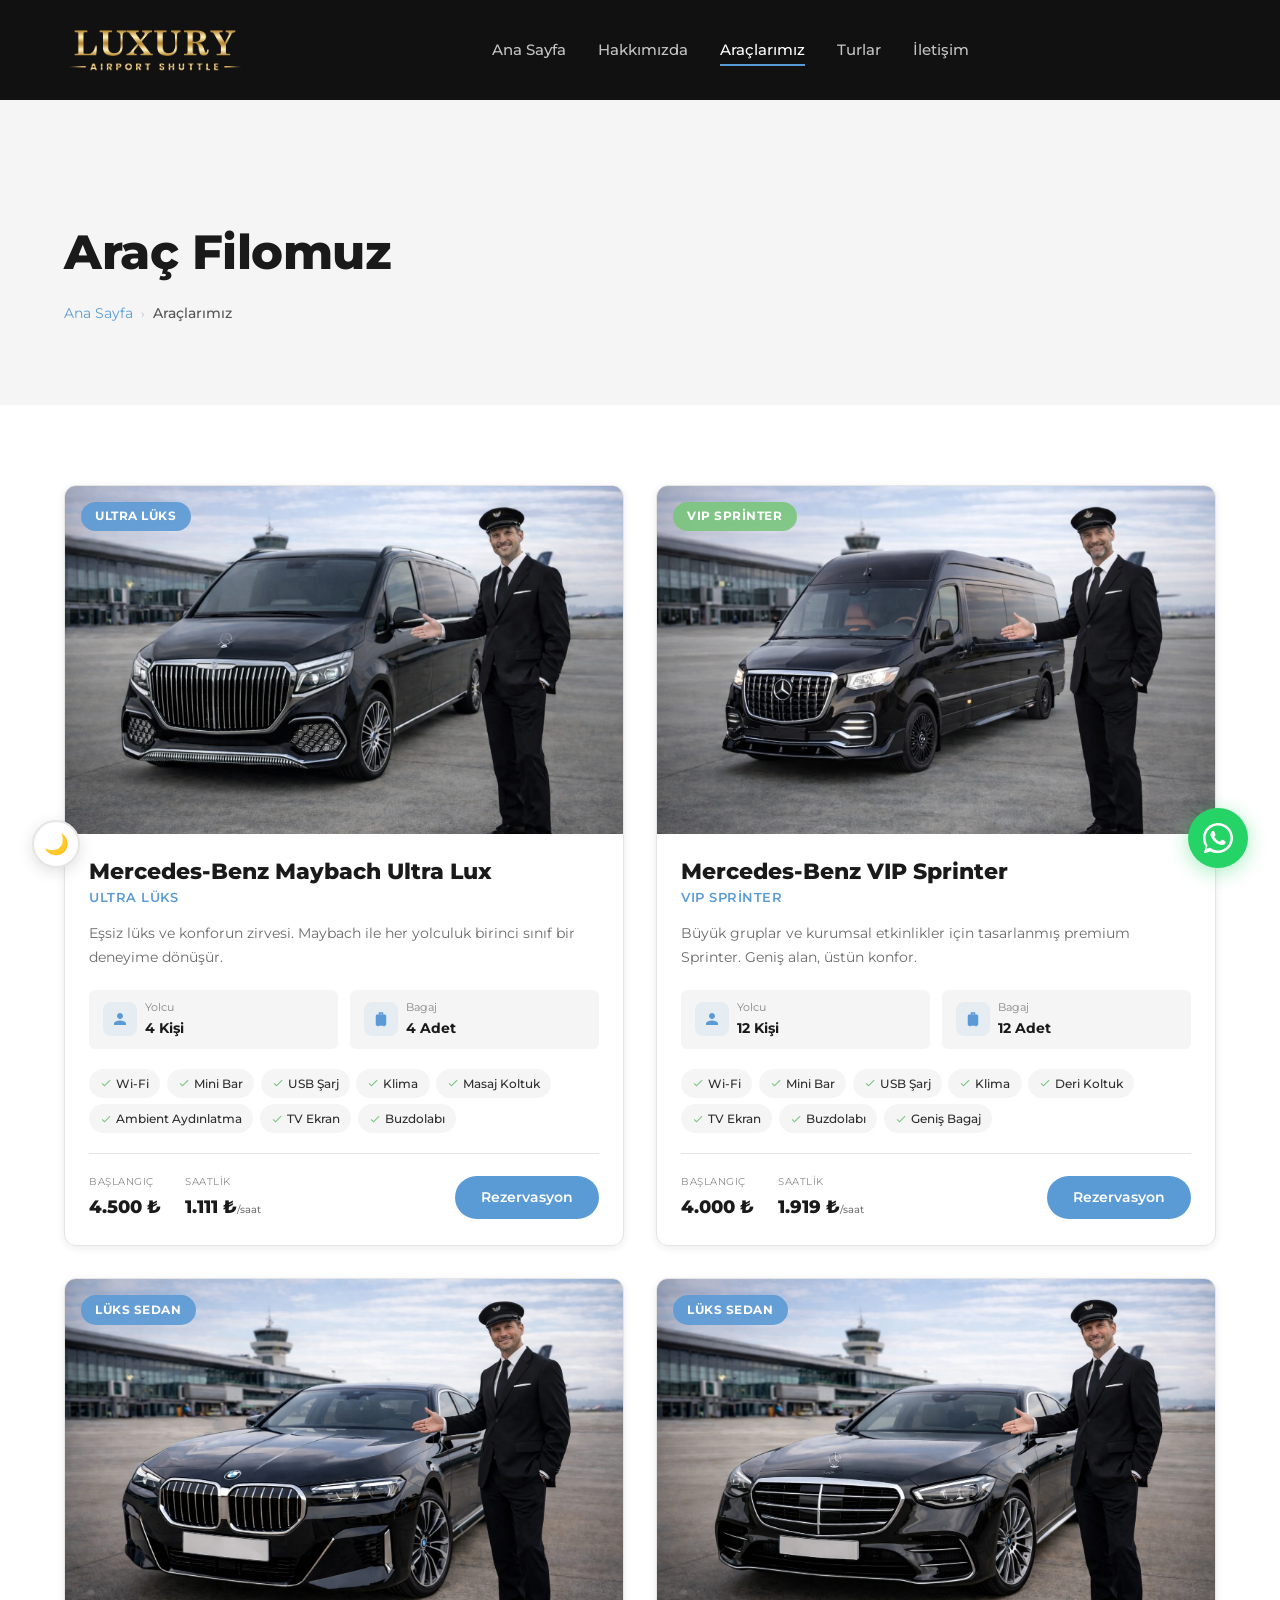
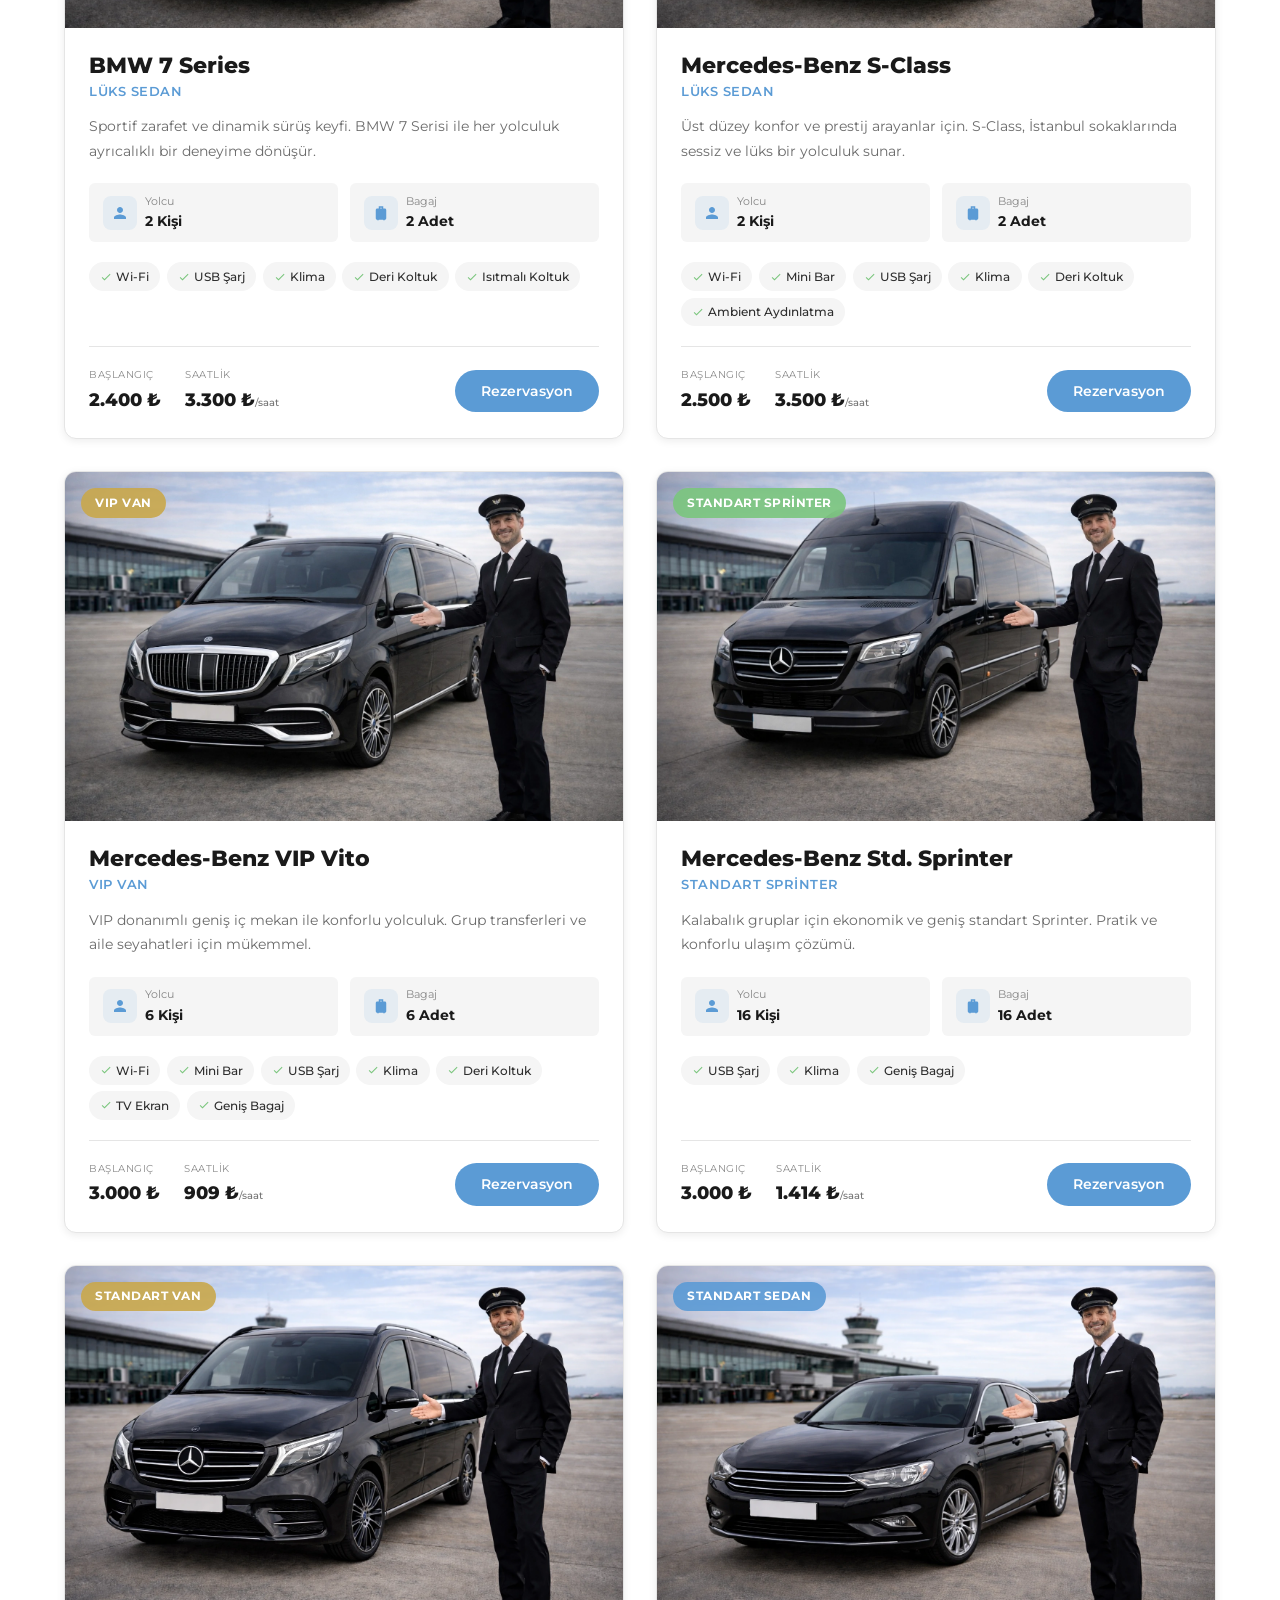
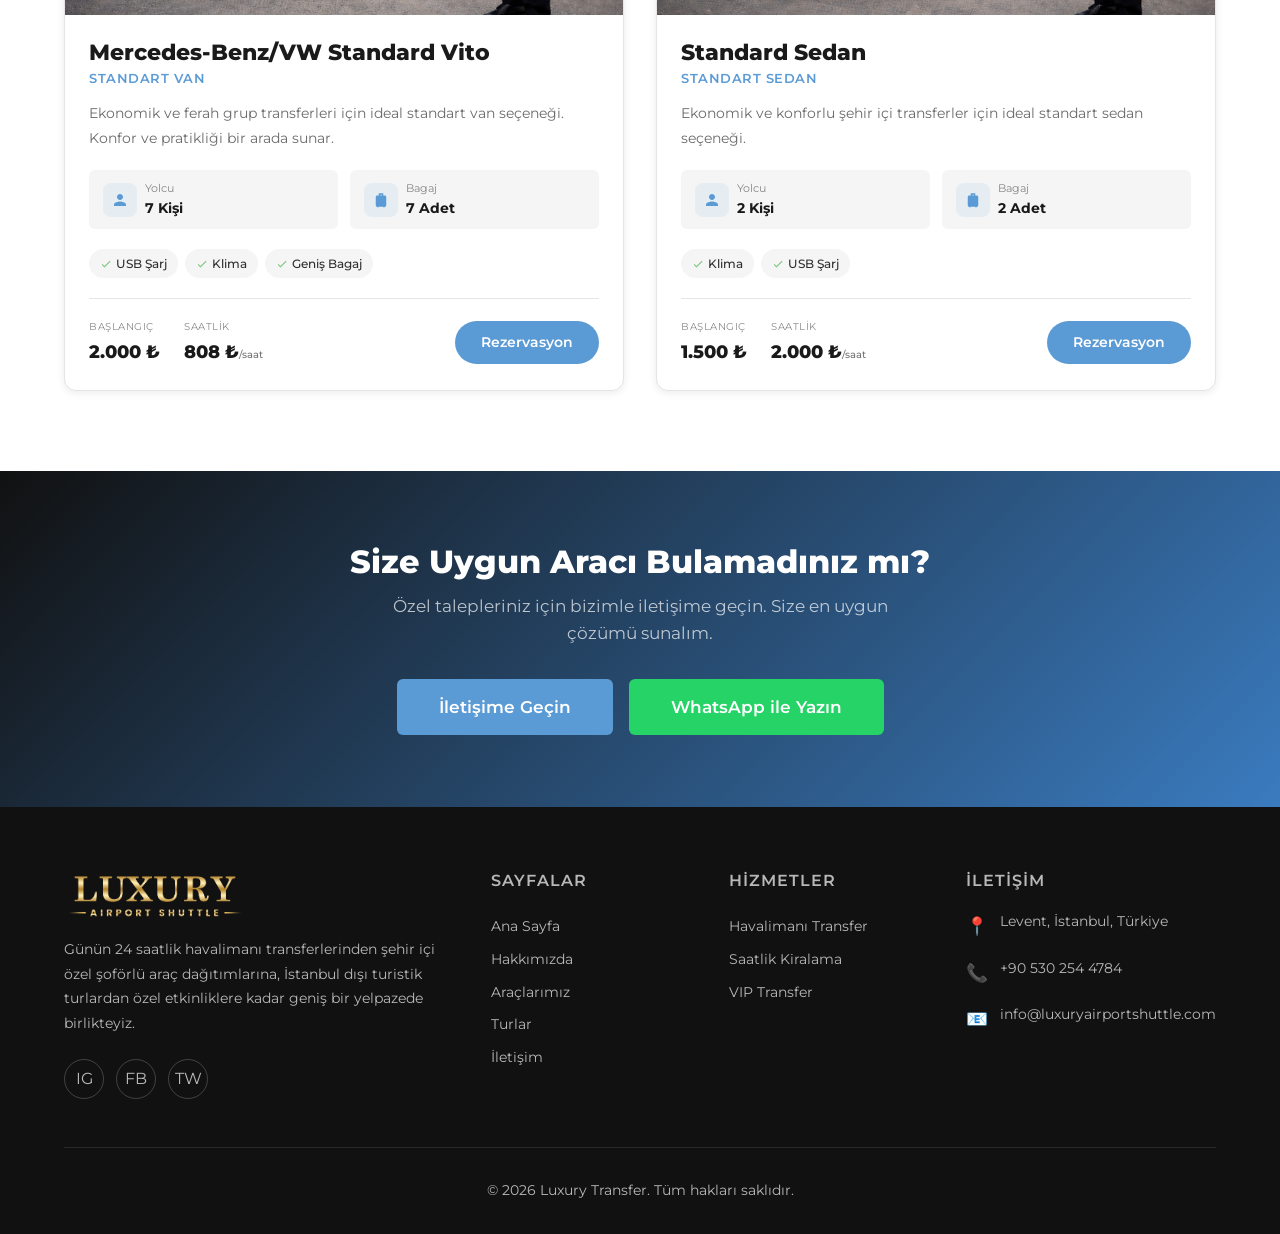
<file: araclar.html>
<!DOCTYPE html>
<html lang="tr">
<head>
  <meta charset="UTF-8">
  <meta name="viewport" content="width=device-width, initial-scale=1.0">
  <meta name="description" content="Luxury Transfer araç filosu. Mercedes-Benz Maybach, S-Class, BMW 7 Serisi, Vito VIP ve Sprinter VIP araçlarla İstanbul'da lüks havalimanı transferi.">
  <meta name="keywords" content="lüks araç kiralama istanbul, mercedes transfer, BMW 7 transfer, VIP vito, sprinter VIP, maybach kiralama, şoförlü araç istanbul">
  <meta name="robots" content="index, follow">
  <link rel="canonical" href="https://luxuryairportshuttle.com/araclar.html">
  <meta property="og:title" content="Araç Filomuz | Luxury Transfer İstanbul">
  <meta property="og:description" content="Mercedes Maybach, S-Class, BMW 7, Vito VIP, Sprinter VIP. İstanbul lüks transfer için premium araç filomuz.">
  <meta property="og:type" content="website">
  <meta property="og:url" content="https://luxuryairportshuttle.com/araclar.html">
  <meta property="og:site_name" content="Luxury Transfer">
  <meta property="og:locale" content="tr_TR">
  <meta name="twitter:card" content="summary_large_image">
  <meta name="twitter:title" content="Araç Filomuz | Luxury Transfer İstanbul">
  <meta name="twitter:description" content="Mercedes Maybach, S-Class, BMW 7, Vito VIP, Sprinter VIP. Premium araç filomuz.">
  <title>Araç Filomuz - Mercedes, BMW Lüks Transfer Araçları | Luxury Transfer</title>
  <link rel="preconnect" href="https://fonts.googleapis.com">
  <link rel="preconnect" href="https://fonts.gstatic.com" crossorigin>
  <link href="https://fonts.googleapis.com/css2?family=Montserrat:wght@400;500;600;700;800&display=swap" rel="stylesheet">
  <link rel="stylesheet" href="css/style.css">
  <link rel="stylesheet" href="css/components.css">
  <link rel="stylesheet" href="css/fleet.css">
  <link rel="stylesheet" href="css/responsive.css">
</head>
<body>

  <!-- Header -->
  <header class="header header--solid">
    <div class="container header__inner">
      <a href="index.html" class="header__logo"><img src="images/logo/logo.webp" alt="Luxury Transfer"></a>
      <nav class="header__nav">
        <a href="index.html" class="header__link">Ana Sayfa</a>
        <a href="hakkimizda.html" class="header__link">Hakkımızda</a>
        <a href="araclar.html" class="header__link header__link--active">Araçlarımız</a>
        <a href="turlar.html" class="header__link">Turlar</a>
        <a href="iletisim.html" class="header__link">İletişim</a>
      </nav>
      <button class="hamburger" aria-label="Menüyü aç">
        <span class="hamburger__line"></span>
        <span class="hamburger__line"></span>
        <span class="hamburger__line"></span>
      </button>
    </div>
  </header>

  <!-- Mobile Nav -->
  <div class="mobile-nav">
    <a href="index.html" class="mobile-nav__link">Ana Sayfa</a>
    <a href="hakkimizda.html" class="mobile-nav__link">Hakkımızda</a>
    <a href="araclar.html" class="mobile-nav__link">Araçlarımız</a>
    <a href="turlar.html" class="mobile-nav__link">Turlar</a>
    <a href="iletisim.html" class="mobile-nav__link">İletişim</a>
  </div>

  <!-- Page Hero -->
  <section class="page-hero">
    <div class="container page-hero__content">
      <h1 class="page-hero__title">Araç Filomuz</h1>
      <p class="page-hero__subtitle">Lüks, konfor ve güvenliği bir arada sunan premium araçlarımız</p>
      <nav class="page-hero__breadcrumb">
        <a href="index.html">Ana Sayfa</a>
        <span class="page-hero__breadcrumb-sep">›</span>
        <span class="page-hero__breadcrumb-current">Araçlarımız</span>
      </nav>
    </div>
  </section>

  <!-- Fleet Section -->
  <section class="section">
    <div class="container">
      <div class="fleet-grid" id="fleet-grid">

        <!-- 1. Mercedes-Benz Maybach Ultra Lux -->
        <div class="fleet-vehicle reveal">
          <div class="fleet-vehicle__media">
            <img src="images/vehicles/Araçlar/Eski/Mercedes-Benz Vito Maybach Ultra Lux.webp" alt="Mercedes-Benz Maybach Ultra Lux">
            <span class="fleet-vehicle__badge fleet-vehicle__badge--executive">Ultra Lüks</span>
          </div>
          <div class="fleet-vehicle__body">
            <h2 class="fleet-vehicle__name">Mercedes-Benz Maybach Ultra Lux</h2>
            <div class="fleet-vehicle__class">Ultra Lüks</div>
            <p class="fleet-vehicle__desc">Eşsiz lüks ve konforun zirvesi. Maybach ile her yolculuk birinci sınıf bir deneyime dönüşür.</p>
            <div class="fleet-vehicle__specs">
              <div class="fleet-spec">
                <div class="fleet-spec__icon">
                  <svg viewBox="0 0 24 24" fill="currentColor"><path d="M12 12c2.21 0 4-1.79 4-4s-1.79-4-4-4-4 1.79-4 4 1.79 4 4 4zm0 2c-2.67 0-8 1.34-8 4v2h16v-2c0-2.66-5.33-4-8-4z"/></svg>
                </div>
                <div>
                  <div class="fleet-spec__label">Yolcu</div>
                  <div class="fleet-spec__value">4 Kişi</div>
                </div>
              </div>
              <div class="fleet-spec">
                <div class="fleet-spec__icon">
                  <svg viewBox="0 0 24 24" fill="currentColor"><path d="M17 6h-2V3H9v3H7c-1.1 0-2 .9-2 2v11c0 1.1.9 2 2 2 0 .55.45 1 1 1s1-.45 1-1h6c0 .55.45 1 1 1s1-.45 1-1c1.1 0 2-.9 2-2V8c0-1.1-.9-2-2-2zM11 5h2v1h-2V5z"/></svg>
                </div>
                <div>
                  <div class="fleet-spec__label">Bagaj</div>
                  <div class="fleet-spec__value">4 Adet</div>
                </div>
              </div>
            </div>
            <div class="fleet-vehicle__amenities">
              <span class="fleet-vehicle__amenity"><svg viewBox="0 0 24 24" fill="currentColor"><path d="M9 16.17L4.83 12l-1.42 1.41L9 19 21 7l-1.41-1.41z"/></svg> Wi-Fi</span>
              <span class="fleet-vehicle__amenity"><svg viewBox="0 0 24 24" fill="currentColor"><path d="M9 16.17L4.83 12l-1.42 1.41L9 19 21 7l-1.41-1.41z"/></svg> Mini Bar</span>
              <span class="fleet-vehicle__amenity"><svg viewBox="0 0 24 24" fill="currentColor"><path d="M9 16.17L4.83 12l-1.42 1.41L9 19 21 7l-1.41-1.41z"/></svg> USB Şarj</span>
              <span class="fleet-vehicle__amenity"><svg viewBox="0 0 24 24" fill="currentColor"><path d="M9 16.17L4.83 12l-1.42 1.41L9 19 21 7l-1.41-1.41z"/></svg> Klima</span>
              <span class="fleet-vehicle__amenity"><svg viewBox="0 0 24 24" fill="currentColor"><path d="M9 16.17L4.83 12l-1.42 1.41L9 19 21 7l-1.41-1.41z"/></svg> Masaj Koltuk</span>
              <span class="fleet-vehicle__amenity"><svg viewBox="0 0 24 24" fill="currentColor"><path d="M9 16.17L4.83 12l-1.42 1.41L9 19 21 7l-1.41-1.41z"/></svg> Ambient Aydınlatma</span>
              <span class="fleet-vehicle__amenity"><svg viewBox="0 0 24 24" fill="currentColor"><path d="M9 16.17L4.83 12l-1.42 1.41L9 19 21 7l-1.41-1.41z"/></svg> TV Ekran</span>
              <span class="fleet-vehicle__amenity"><svg viewBox="0 0 24 24" fill="currentColor"><path d="M9 16.17L4.83 12l-1.42 1.41L9 19 21 7l-1.41-1.41z"/></svg> Buzdolabı</span>
            </div>
            <div class="fleet-vehicle__footer">
              <div class="fleet-vehicle__pricing">
                <div class="fleet-vehicle__price-item">
                  <span class="fleet-vehicle__price-label">Başlangıç</span>
                  <span class="fleet-vehicle__price-value">4.500 ₺</span>
                </div>
                <div class="fleet-vehicle__price-item">
                  <span class="fleet-vehicle__price-label">Saatlik</span>
                  <span class="fleet-vehicle__price-value">1.111 ₺<small>/saat</small></span>
                </div>
              </div>
              <div class="fleet-vehicle__cta">
                <a href="rezervasyon.html?vehicle=mercedes-maybach" class="btn btn--primary">Rezervasyon</a>
              </div>
            </div>
          </div>
        </div>

        <!-- 2. Mercedes-Benz VIP Sprinter -->
        <div class="fleet-vehicle reveal">
          <div class="fleet-vehicle__media">
            <img src="images/vehicles/Araçlar/Eski/Mercedes-Benz VIP Sprinter.webp" alt="Mercedes-Benz VIP Sprinter">
            <span class="fleet-vehicle__badge fleet-vehicle__badge--sprinter">VIP Sprinter</span>
          </div>
          <div class="fleet-vehicle__body">
            <h2 class="fleet-vehicle__name">Mercedes-Benz VIP Sprinter</h2>
            <div class="fleet-vehicle__class">VIP Sprinter</div>
            <p class="fleet-vehicle__desc">Büyük gruplar ve kurumsal etkinlikler için tasarlanmış premium Sprinter. Geniş alan, üstün konfor.</p>
            <div class="fleet-vehicle__specs">
              <div class="fleet-spec">
                <div class="fleet-spec__icon">
                  <svg viewBox="0 0 24 24" fill="currentColor"><path d="M12 12c2.21 0 4-1.79 4-4s-1.79-4-4-4-4 1.79-4 4 1.79 4 4 4zm0 2c-2.67 0-8 1.34-8 4v2h16v-2c0-2.66-5.33-4-8-4z"/></svg>
                </div>
                <div>
                  <div class="fleet-spec__label">Yolcu</div>
                  <div class="fleet-spec__value">12 Kişi</div>
                </div>
              </div>
              <div class="fleet-spec">
                <div class="fleet-spec__icon">
                  <svg viewBox="0 0 24 24" fill="currentColor"><path d="M17 6h-2V3H9v3H7c-1.1 0-2 .9-2 2v11c0 1.1.9 2 2 2 0 .55.45 1 1 1s1-.45 1-1h6c0 .55.45 1 1 1s1-.45 1-1c1.1 0 2-.9 2-2V8c0-1.1-.9-2-2-2zM11 5h2v1h-2V5z"/></svg>
                </div>
                <div>
                  <div class="fleet-spec__label">Bagaj</div>
                  <div class="fleet-spec__value">12 Adet</div>
                </div>
              </div>
            </div>
            <div class="fleet-vehicle__amenities">
              <span class="fleet-vehicle__amenity"><svg viewBox="0 0 24 24" fill="currentColor"><path d="M9 16.17L4.83 12l-1.42 1.41L9 19 21 7l-1.41-1.41z"/></svg> Wi-Fi</span>
              <span class="fleet-vehicle__amenity"><svg viewBox="0 0 24 24" fill="currentColor"><path d="M9 16.17L4.83 12l-1.42 1.41L9 19 21 7l-1.41-1.41z"/></svg> Mini Bar</span>
              <span class="fleet-vehicle__amenity"><svg viewBox="0 0 24 24" fill="currentColor"><path d="M9 16.17L4.83 12l-1.42 1.41L9 19 21 7l-1.41-1.41z"/></svg> USB Şarj</span>
              <span class="fleet-vehicle__amenity"><svg viewBox="0 0 24 24" fill="currentColor"><path d="M9 16.17L4.83 12l-1.42 1.41L9 19 21 7l-1.41-1.41z"/></svg> Klima</span>
              <span class="fleet-vehicle__amenity"><svg viewBox="0 0 24 24" fill="currentColor"><path d="M9 16.17L4.83 12l-1.42 1.41L9 19 21 7l-1.41-1.41z"/></svg> Deri Koltuk</span>
              <span class="fleet-vehicle__amenity"><svg viewBox="0 0 24 24" fill="currentColor"><path d="M9 16.17L4.83 12l-1.42 1.41L9 19 21 7l-1.41-1.41z"/></svg> TV Ekran</span>
              <span class="fleet-vehicle__amenity"><svg viewBox="0 0 24 24" fill="currentColor"><path d="M9 16.17L4.83 12l-1.42 1.41L9 19 21 7l-1.41-1.41z"/></svg> Buzdolabı</span>
              <span class="fleet-vehicle__amenity"><svg viewBox="0 0 24 24" fill="currentColor"><path d="M9 16.17L4.83 12l-1.42 1.41L9 19 21 7l-1.41-1.41z"/></svg> Geniş Bagaj</span>
            </div>
            <div class="fleet-vehicle__footer">
              <div class="fleet-vehicle__pricing">
                <div class="fleet-vehicle__price-item">
                  <span class="fleet-vehicle__price-label">Başlangıç</span>
                  <span class="fleet-vehicle__price-value">4.000 ₺</span>
                </div>
                <div class="fleet-vehicle__price-item">
                  <span class="fleet-vehicle__price-label">Saatlik</span>
                  <span class="fleet-vehicle__price-value">1.919 ₺<small>/saat</small></span>
                </div>
              </div>
              <div class="fleet-vehicle__cta">
                <a href="rezervasyon.html?vehicle=mercedes-vip-sprinter" class="btn btn--primary">Rezervasyon</a>
              </div>
            </div>
          </div>
        </div>

        <!-- 3. BMW 7 Series -->
        <div class="fleet-vehicle reveal">
          <div class="fleet-vehicle__media">
            <img src="images/vehicles/Araçlar/Eski/BMW-7-Series.webp" alt="BMW 7 Series">
            <span class="fleet-vehicle__badge fleet-vehicle__badge--executive">Lüks Sedan</span>
          </div>
          <div class="fleet-vehicle__body">
            <h2 class="fleet-vehicle__name">BMW 7 Series</h2>
            <div class="fleet-vehicle__class">Lüks Sedan</div>
            <p class="fleet-vehicle__desc">Sportif zarafet ve dinamik sürüş keyfi. BMW 7 Serisi ile her yolculuk ayrıcalıklı bir deneyime dönüşür.</p>
            <div class="fleet-vehicle__specs">
              <div class="fleet-spec">
                <div class="fleet-spec__icon">
                  <svg viewBox="0 0 24 24" fill="currentColor"><path d="M12 12c2.21 0 4-1.79 4-4s-1.79-4-4-4-4 1.79-4 4 1.79 4 4 4zm0 2c-2.67 0-8 1.34-8 4v2h16v-2c0-2.66-5.33-4-8-4z"/></svg>
                </div>
                <div>
                  <div class="fleet-spec__label">Yolcu</div>
                  <div class="fleet-spec__value">2 Kişi</div>
                </div>
              </div>
              <div class="fleet-spec">
                <div class="fleet-spec__icon">
                  <svg viewBox="0 0 24 24" fill="currentColor"><path d="M17 6h-2V3H9v3H7c-1.1 0-2 .9-2 2v11c0 1.1.9 2 2 2 0 .55.45 1 1 1s1-.45 1-1h6c0 .55.45 1 1 1s1-.45 1-1c1.1 0 2-.9 2-2V8c0-1.1-.9-2-2-2zM11 5h2v1h-2V5z"/></svg>
                </div>
                <div>
                  <div class="fleet-spec__label">Bagaj</div>
                  <div class="fleet-spec__value">2 Adet</div>
                </div>
              </div>
            </div>
            <div class="fleet-vehicle__amenities">
              <span class="fleet-vehicle__amenity"><svg viewBox="0 0 24 24" fill="currentColor"><path d="M9 16.17L4.83 12l-1.42 1.41L9 19 21 7l-1.41-1.41z"/></svg> Wi-Fi</span>
              <span class="fleet-vehicle__amenity"><svg viewBox="0 0 24 24" fill="currentColor"><path d="M9 16.17L4.83 12l-1.42 1.41L9 19 21 7l-1.41-1.41z"/></svg> USB Şarj</span>
              <span class="fleet-vehicle__amenity"><svg viewBox="0 0 24 24" fill="currentColor"><path d="M9 16.17L4.83 12l-1.42 1.41L9 19 21 7l-1.41-1.41z"/></svg> Klima</span>
              <span class="fleet-vehicle__amenity"><svg viewBox="0 0 24 24" fill="currentColor"><path d="M9 16.17L4.83 12l-1.42 1.41L9 19 21 7l-1.41-1.41z"/></svg> Deri Koltuk</span>
              <span class="fleet-vehicle__amenity"><svg viewBox="0 0 24 24" fill="currentColor"><path d="M9 16.17L4.83 12l-1.42 1.41L9 19 21 7l-1.41-1.41z"/></svg> Isıtmalı Koltuk</span>
            </div>
            <div class="fleet-vehicle__footer">
              <div class="fleet-vehicle__pricing">
                <div class="fleet-vehicle__price-item">
                  <span class="fleet-vehicle__price-label">Başlangıç</span>
                  <span class="fleet-vehicle__price-value">2.400 ₺</span>
                </div>
                <div class="fleet-vehicle__price-item">
                  <span class="fleet-vehicle__price-label">Saatlik</span>
                  <span class="fleet-vehicle__price-value">3.300 ₺<small>/saat</small></span>
                </div>
              </div>
              <div class="fleet-vehicle__cta">
                <a href="rezervasyon.html?vehicle=bmw-7-series" class="btn btn--primary">Rezervasyon</a>
              </div>
            </div>
          </div>
        </div>

        <!-- 4. Mercedes-Benz S-Class -->
        <div class="fleet-vehicle reveal">
          <div class="fleet-vehicle__media">
            <img src="images/vehicles/Araçlar/Eski/Mercedes-S-Class-Car.webp" alt="Mercedes-Benz S-Class">
            <span class="fleet-vehicle__badge fleet-vehicle__badge--executive">Lüks Sedan</span>
          </div>
          <div class="fleet-vehicle__body">
            <h2 class="fleet-vehicle__name">Mercedes-Benz S-Class</h2>
            <div class="fleet-vehicle__class">Lüks Sedan</div>
            <p class="fleet-vehicle__desc">Üst düzey konfor ve prestij arayanlar için. S-Class, İstanbul sokaklarında sessiz ve lüks bir yolculuk sunar.</p>
            <div class="fleet-vehicle__specs">
              <div class="fleet-spec">
                <div class="fleet-spec__icon">
                  <svg viewBox="0 0 24 24" fill="currentColor"><path d="M12 12c2.21 0 4-1.79 4-4s-1.79-4-4-4-4 1.79-4 4 1.79 4 4 4zm0 2c-2.67 0-8 1.34-8 4v2h16v-2c0-2.66-5.33-4-8-4z"/></svg>
                </div>
                <div>
                  <div class="fleet-spec__label">Yolcu</div>
                  <div class="fleet-spec__value">2 Kişi</div>
                </div>
              </div>
              <div class="fleet-spec">
                <div class="fleet-spec__icon">
                  <svg viewBox="0 0 24 24" fill="currentColor"><path d="M17 6h-2V3H9v3H7c-1.1 0-2 .9-2 2v11c0 1.1.9 2 2 2 0 .55.45 1 1 1s1-.45 1-1h6c0 .55.45 1 1 1s1-.45 1-1c1.1 0 2-.9 2-2V8c0-1.1-.9-2-2-2zM11 5h2v1h-2V5z"/></svg>
                </div>
                <div>
                  <div class="fleet-spec__label">Bagaj</div>
                  <div class="fleet-spec__value">2 Adet</div>
                </div>
              </div>
            </div>
            <div class="fleet-vehicle__amenities">
              <span class="fleet-vehicle__amenity"><svg viewBox="0 0 24 24" fill="currentColor"><path d="M9 16.17L4.83 12l-1.42 1.41L9 19 21 7l-1.41-1.41z"/></svg> Wi-Fi</span>
              <span class="fleet-vehicle__amenity"><svg viewBox="0 0 24 24" fill="currentColor"><path d="M9 16.17L4.83 12l-1.42 1.41L9 19 21 7l-1.41-1.41z"/></svg> Mini Bar</span>
              <span class="fleet-vehicle__amenity"><svg viewBox="0 0 24 24" fill="currentColor"><path d="M9 16.17L4.83 12l-1.42 1.41L9 19 21 7l-1.41-1.41z"/></svg> USB Şarj</span>
              <span class="fleet-vehicle__amenity"><svg viewBox="0 0 24 24" fill="currentColor"><path d="M9 16.17L4.83 12l-1.42 1.41L9 19 21 7l-1.41-1.41z"/></svg> Klima</span>
              <span class="fleet-vehicle__amenity"><svg viewBox="0 0 24 24" fill="currentColor"><path d="M9 16.17L4.83 12l-1.42 1.41L9 19 21 7l-1.41-1.41z"/></svg> Deri Koltuk</span>
              <span class="fleet-vehicle__amenity"><svg viewBox="0 0 24 24" fill="currentColor"><path d="M9 16.17L4.83 12l-1.42 1.41L9 19 21 7l-1.41-1.41z"/></svg> Ambient Aydınlatma</span>
            </div>
            <div class="fleet-vehicle__footer">
              <div class="fleet-vehicle__pricing">
                <div class="fleet-vehicle__price-item">
                  <span class="fleet-vehicle__price-label">Başlangıç</span>
                  <span class="fleet-vehicle__price-value">2.500 ₺</span>
                </div>
                <div class="fleet-vehicle__price-item">
                  <span class="fleet-vehicle__price-label">Saatlik</span>
                  <span class="fleet-vehicle__price-value">3.500 ₺<small>/saat</small></span>
                </div>
              </div>
              <div class="fleet-vehicle__cta">
                <a href="rezervasyon.html?vehicle=mercedes-s-class" class="btn btn--primary">Rezervasyon</a>
              </div>
            </div>
          </div>
        </div>

        <!-- 5. Mercedes-Benz VIP Vito -->
        <div class="fleet-vehicle reveal">
          <div class="fleet-vehicle__media">
            <img src="images/vehicles/Araçlar/Eski/Mercedes-Benz Vip Vito.webp" alt="Mercedes-Benz VIP Vito">
            <span class="fleet-vehicle__badge fleet-vehicle__badge--vip">VIP Van</span>
          </div>
          <div class="fleet-vehicle__body">
            <h2 class="fleet-vehicle__name">Mercedes-Benz VIP Vito</h2>
            <div class="fleet-vehicle__class">VIP Van</div>
            <p class="fleet-vehicle__desc">VIP donanımlı geniş iç mekan ile konforlu yolculuk. Grup transferleri ve aile seyahatleri için mükemmel.</p>
            <div class="fleet-vehicle__specs">
              <div class="fleet-spec">
                <div class="fleet-spec__icon">
                  <svg viewBox="0 0 24 24" fill="currentColor"><path d="M12 12c2.21 0 4-1.79 4-4s-1.79-4-4-4-4 1.79-4 4 1.79 4 4 4zm0 2c-2.67 0-8 1.34-8 4v2h16v-2c0-2.66-5.33-4-8-4z"/></svg>
                </div>
                <div>
                  <div class="fleet-spec__label">Yolcu</div>
                  <div class="fleet-spec__value">6 Kişi</div>
                </div>
              </div>
              <div class="fleet-spec">
                <div class="fleet-spec__icon">
                  <svg viewBox="0 0 24 24" fill="currentColor"><path d="M17 6h-2V3H9v3H7c-1.1 0-2 .9-2 2v11c0 1.1.9 2 2 2 0 .55.45 1 1 1s1-.45 1-1h6c0 .55.45 1 1 1s1-.45 1-1c1.1 0 2-.9 2-2V8c0-1.1-.9-2-2-2zM11 5h2v1h-2V5z"/></svg>
                </div>
                <div>
                  <div class="fleet-spec__label">Bagaj</div>
                  <div class="fleet-spec__value">6 Adet</div>
                </div>
              </div>
            </div>
            <div class="fleet-vehicle__amenities">
              <span class="fleet-vehicle__amenity"><svg viewBox="0 0 24 24" fill="currentColor"><path d="M9 16.17L4.83 12l-1.42 1.41L9 19 21 7l-1.41-1.41z"/></svg> Wi-Fi</span>
              <span class="fleet-vehicle__amenity"><svg viewBox="0 0 24 24" fill="currentColor"><path d="M9 16.17L4.83 12l-1.42 1.41L9 19 21 7l-1.41-1.41z"/></svg> Mini Bar</span>
              <span class="fleet-vehicle__amenity"><svg viewBox="0 0 24 24" fill="currentColor"><path d="M9 16.17L4.83 12l-1.42 1.41L9 19 21 7l-1.41-1.41z"/></svg> USB Şarj</span>
              <span class="fleet-vehicle__amenity"><svg viewBox="0 0 24 24" fill="currentColor"><path d="M9 16.17L4.83 12l-1.42 1.41L9 19 21 7l-1.41-1.41z"/></svg> Klima</span>
              <span class="fleet-vehicle__amenity"><svg viewBox="0 0 24 24" fill="currentColor"><path d="M9 16.17L4.83 12l-1.42 1.41L9 19 21 7l-1.41-1.41z"/></svg> Deri Koltuk</span>
              <span class="fleet-vehicle__amenity"><svg viewBox="0 0 24 24" fill="currentColor"><path d="M9 16.17L4.83 12l-1.42 1.41L9 19 21 7l-1.41-1.41z"/></svg> TV Ekran</span>
              <span class="fleet-vehicle__amenity"><svg viewBox="0 0 24 24" fill="currentColor"><path d="M9 16.17L4.83 12l-1.42 1.41L9 19 21 7l-1.41-1.41z"/></svg> Geniş Bagaj</span>
            </div>
            <div class="fleet-vehicle__footer">
              <div class="fleet-vehicle__pricing">
                <div class="fleet-vehicle__price-item">
                  <span class="fleet-vehicle__price-label">Başlangıç</span>
                  <span class="fleet-vehicle__price-value">3.000 ₺</span>
                </div>
                <div class="fleet-vehicle__price-item">
                  <span class="fleet-vehicle__price-label">Saatlik</span>
                  <span class="fleet-vehicle__price-value">909 ₺<small>/saat</small></span>
                </div>
              </div>
              <div class="fleet-vehicle__cta">
                <a href="rezervasyon.html?vehicle=mercedes-vip-vito" class="btn btn--primary">Rezervasyon</a>
              </div>
            </div>
          </div>
        </div>

        <!-- 6. Mercedes-Benz Std. Sprinter -->
        <div class="fleet-vehicle reveal">
          <div class="fleet-vehicle__media">
            <img src="images/vehicles/Araçlar/Eski/Mercedes-Benz Standart-Sprinter.webp" alt="Mercedes-Benz Std. Sprinter">
            <span class="fleet-vehicle__badge fleet-vehicle__badge--sprinter">Standart Sprinter</span>
          </div>
          <div class="fleet-vehicle__body">
            <h2 class="fleet-vehicle__name">Mercedes-Benz Std. Sprinter</h2>
            <div class="fleet-vehicle__class">Standart Sprinter</div>
            <p class="fleet-vehicle__desc">Kalabalık gruplar için ekonomik ve geniş standart Sprinter. Pratik ve konforlu ulaşım çözümü.</p>
            <div class="fleet-vehicle__specs">
              <div class="fleet-spec">
                <div class="fleet-spec__icon">
                  <svg viewBox="0 0 24 24" fill="currentColor"><path d="M12 12c2.21 0 4-1.79 4-4s-1.79-4-4-4-4 1.79-4 4 1.79 4 4 4zm0 2c-2.67 0-8 1.34-8 4v2h16v-2c0-2.66-5.33-4-8-4z"/></svg>
                </div>
                <div>
                  <div class="fleet-spec__label">Yolcu</div>
                  <div class="fleet-spec__value">16 Kişi</div>
                </div>
              </div>
              <div class="fleet-spec">
                <div class="fleet-spec__icon">
                  <svg viewBox="0 0 24 24" fill="currentColor"><path d="M17 6h-2V3H9v3H7c-1.1 0-2 .9-2 2v11c0 1.1.9 2 2 2 0 .55.45 1 1 1s1-.45 1-1h6c0 .55.45 1 1 1s1-.45 1-1c1.1 0 2-.9 2-2V8c0-1.1-.9-2-2-2zM11 5h2v1h-2V5z"/></svg>
                </div>
                <div>
                  <div class="fleet-spec__label">Bagaj</div>
                  <div class="fleet-spec__value">16 Adet</div>
                </div>
              </div>
            </div>
            <div class="fleet-vehicle__amenities">
              <span class="fleet-vehicle__amenity"><svg viewBox="0 0 24 24" fill="currentColor"><path d="M9 16.17L4.83 12l-1.42 1.41L9 19 21 7l-1.41-1.41z"/></svg> USB Şarj</span>
              <span class="fleet-vehicle__amenity"><svg viewBox="0 0 24 24" fill="currentColor"><path d="M9 16.17L4.83 12l-1.42 1.41L9 19 21 7l-1.41-1.41z"/></svg> Klima</span>
              <span class="fleet-vehicle__amenity"><svg viewBox="0 0 24 24" fill="currentColor"><path d="M9 16.17L4.83 12l-1.42 1.41L9 19 21 7l-1.41-1.41z"/></svg> Geniş Bagaj</span>
            </div>
            <div class="fleet-vehicle__footer">
              <div class="fleet-vehicle__pricing">
                <div class="fleet-vehicle__price-item">
                  <span class="fleet-vehicle__price-label">Başlangıç</span>
                  <span class="fleet-vehicle__price-value">3.000 ₺</span>
                </div>
                <div class="fleet-vehicle__price-item">
                  <span class="fleet-vehicle__price-label">Saatlik</span>
                  <span class="fleet-vehicle__price-value">1.414 ₺<small>/saat</small></span>
                </div>
              </div>
              <div class="fleet-vehicle__cta">
                <a href="rezervasyon.html?vehicle=mercedes-std-sprinter" class="btn btn--primary">Rezervasyon</a>
              </div>
            </div>
          </div>
        </div>

        <!-- 7. Mercedes-Benz/VW Standard Vito -->
        <div class="fleet-vehicle reveal">
          <div class="fleet-vehicle__media">
            <img src="images/vehicles/Araçlar/Eski/Mercedes-Benz Standart Vito.webp" alt="Mercedes-Benz/VW Standard Vito">
            <span class="fleet-vehicle__badge fleet-vehicle__badge--vip">Standart Van</span>
          </div>
          <div class="fleet-vehicle__body">
            <h2 class="fleet-vehicle__name">Mercedes-Benz/VW Standard Vito</h2>
            <div class="fleet-vehicle__class">Standart Van</div>
            <p class="fleet-vehicle__desc">Ekonomik ve ferah grup transferleri için ideal standart van seçeneği. Konfor ve pratikliği bir arada sunar.</p>
            <div class="fleet-vehicle__specs">
              <div class="fleet-spec">
                <div class="fleet-spec__icon">
                  <svg viewBox="0 0 24 24" fill="currentColor"><path d="M12 12c2.21 0 4-1.79 4-4s-1.79-4-4-4-4 1.79-4 4 1.79 4 4 4zm0 2c-2.67 0-8 1.34-8 4v2h16v-2c0-2.66-5.33-4-8-4z"/></svg>
                </div>
                <div>
                  <div class="fleet-spec__label">Yolcu</div>
                  <div class="fleet-spec__value">7 Kişi</div>
                </div>
              </div>
              <div class="fleet-spec">
                <div class="fleet-spec__icon">
                  <svg viewBox="0 0 24 24" fill="currentColor"><path d="M17 6h-2V3H9v3H7c-1.1 0-2 .9-2 2v11c0 1.1.9 2 2 2 0 .55.45 1 1 1s1-.45 1-1h6c0 .55.45 1 1 1s1-.45 1-1c1.1 0 2-.9 2-2V8c0-1.1-.9-2-2-2zM11 5h2v1h-2V5z"/></svg>
                </div>
                <div>
                  <div class="fleet-spec__label">Bagaj</div>
                  <div class="fleet-spec__value">7 Adet</div>
                </div>
              </div>
            </div>
            <div class="fleet-vehicle__amenities">
              <span class="fleet-vehicle__amenity"><svg viewBox="0 0 24 24" fill="currentColor"><path d="M9 16.17L4.83 12l-1.42 1.41L9 19 21 7l-1.41-1.41z"/></svg> USB Şarj</span>
              <span class="fleet-vehicle__amenity"><svg viewBox="0 0 24 24" fill="currentColor"><path d="M9 16.17L4.83 12l-1.42 1.41L9 19 21 7l-1.41-1.41z"/></svg> Klima</span>
              <span class="fleet-vehicle__amenity"><svg viewBox="0 0 24 24" fill="currentColor"><path d="M9 16.17L4.83 12l-1.42 1.41L9 19 21 7l-1.41-1.41z"/></svg> Geniş Bagaj</span>
            </div>
            <div class="fleet-vehicle__footer">
              <div class="fleet-vehicle__pricing">
                <div class="fleet-vehicle__price-item">
                  <span class="fleet-vehicle__price-label">Başlangıç</span>
                  <span class="fleet-vehicle__price-value">2.000 ₺</span>
                </div>
                <div class="fleet-vehicle__price-item">
                  <span class="fleet-vehicle__price-label">Saatlik</span>
                  <span class="fleet-vehicle__price-value">808 ₺<small>/saat</small></span>
                </div>
              </div>
              <div class="fleet-vehicle__cta">
                <a href="rezervasyon.html?vehicle=mercedes-std-vito" class="btn btn--primary">Rezervasyon</a>
              </div>
            </div>
          </div>
        </div>

        <!-- 8. Standard Sedan -->
        <div class="fleet-vehicle reveal">
          <div class="fleet-vehicle__media">
            <img src="images/vehicles/Araçlar/Eski/Standard-Sedan-Car.webp" alt="Standard Sedan">
            <span class="fleet-vehicle__badge fleet-vehicle__badge--executive">Standart Sedan</span>
          </div>
          <div class="fleet-vehicle__body">
            <h2 class="fleet-vehicle__name">Standard Sedan</h2>
            <div class="fleet-vehicle__class">Standart Sedan</div>
            <p class="fleet-vehicle__desc">Ekonomik ve konforlu şehir içi transferler için ideal standart sedan seçeneği.</p>
            <div class="fleet-vehicle__specs">
              <div class="fleet-spec">
                <div class="fleet-spec__icon">
                  <svg viewBox="0 0 24 24" fill="currentColor"><path d="M12 12c2.21 0 4-1.79 4-4s-1.79-4-4-4-4 1.79-4 4 1.79 4 4 4zm0 2c-2.67 0-8 1.34-8 4v2h16v-2c0-2.66-5.33-4-8-4z"/></svg>
                </div>
                <div>
                  <div class="fleet-spec__label">Yolcu</div>
                  <div class="fleet-spec__value">2 Kişi</div>
                </div>
              </div>
              <div class="fleet-spec">
                <div class="fleet-spec__icon">
                  <svg viewBox="0 0 24 24" fill="currentColor"><path d="M17 6h-2V3H9v3H7c-1.1 0-2 .9-2 2v11c0 1.1.9 2 2 2 0 .55.45 1 1 1s1-.45 1-1h6c0 .55.45 1 1 1s1-.45 1-1c1.1 0 2-.9 2-2V8c0-1.1-.9-2-2-2zM11 5h2v1h-2V5z"/></svg>
                </div>
                <div>
                  <div class="fleet-spec__label">Bagaj</div>
                  <div class="fleet-spec__value">2 Adet</div>
                </div>
              </div>
            </div>
            <div class="fleet-vehicle__amenities">
              <span class="fleet-vehicle__amenity"><svg viewBox="0 0 24 24" fill="currentColor"><path d="M9 16.17L4.83 12l-1.42 1.41L9 19 21 7l-1.41-1.41z"/></svg> Klima</span>
              <span class="fleet-vehicle__amenity"><svg viewBox="0 0 24 24" fill="currentColor"><path d="M9 16.17L4.83 12l-1.42 1.41L9 19 21 7l-1.41-1.41z"/></svg> USB Şarj</span>
            </div>
            <div class="fleet-vehicle__footer">
              <div class="fleet-vehicle__pricing">
                <div class="fleet-vehicle__price-item">
                  <span class="fleet-vehicle__price-label">Başlangıç</span>
                  <span class="fleet-vehicle__price-value">1.500 ₺</span>
                </div>
                <div class="fleet-vehicle__price-item">
                  <span class="fleet-vehicle__price-label">Saatlik</span>
                  <span class="fleet-vehicle__price-value">2.000 ₺<small>/saat</small></span>
                </div>
              </div>
              <div class="fleet-vehicle__cta">
                <a href="rezervasyon.html?vehicle=standard-sedan" class="btn btn--primary">Rezervasyon</a>
              </div>
            </div>
          </div>
        </div>

      </div>
    </div>
  </section>

  <!-- Fleet CTA -->
  <section class="fleet-cta">
    <div class="container">
      <h2 class="fleet-cta__title">Size Uygun Aracı Bulamadınız mı?</h2>
      <p class="fleet-cta__text">Özel talepleriniz için bizimle iletişime geçin. Size en uygun çözümü sunalım.</p>
      <div class="fleet-cta__buttons">
        <a href="iletisim.html" class="btn btn--primary btn--lg">İletişime Geçin</a>
        <a href="#" onclick="openWhatsAppGeneral(); return false;" class="btn btn--whatsapp btn--lg">WhatsApp ile Yazın</a>
      </div>
    </div>
  </section>

  <!-- Footer -->
  <footer class="footer">
    <div class="container">
      <div class="footer__grid">
        <div>
          <div class="footer__brand"><img src="images/logo/logo.webp" alt="Luxury Transfer"></div>
          <p class="footer__desc">Günün 24 saatlik havalimanı transferlerinden şehir içi özel şoförlü araç dağıtımlarına, İstanbul dışı turistik turlardan özel etkinliklere kadar geniş bir yelpazede birlikteyiz.</p>
          <div class="footer__social">
            <a href="#" class="footer__social-link" aria-label="Instagram">IG</a>
            <a href="#" class="footer__social-link" aria-label="Facebook">FB</a>
            <a href="#" class="footer__social-link" aria-label="Twitter">TW</a>
          </div>
        </div>
        <div>
          <h4 class="footer__heading">Sayfalar</h4>
          <a href="index.html" class="footer__link">Ana Sayfa</a>
          <a href="hakkimizda.html" class="footer__link">Hakkımızda</a>
          <a href="araclar.html" class="footer__link">Araçlarımız</a>
          <a href="turlar.html" class="footer__link">Turlar</a>
          <a href="iletisim.html" class="footer__link">İletişim</a>
        </div>
        <div>
          <h4 class="footer__heading">Hizmetler</h4>
          <a href="rezervasyon.html" class="footer__link">Havalimanı Transfer</a>
          <a href="rezervasyon.html" class="footer__link">Saatlik Kiralama</a>
          <a href="rezervasyon.html" class="footer__link">VIP Transfer</a>
        </div>
        <div>
          <h4 class="footer__heading">İletişim</h4>
          <div class="footer__contact-item">
            <span class="footer__contact-icon">📍</span>
            <span>Levent, İstanbul, Türkiye</span>
          </div>
          <div class="footer__contact-item">
            <span class="footer__contact-icon">📞</span>
            <a href="tel:905302544784" style="color:inherit;text-decoration:none;">+90 530 254 4784</a>
          </div>
          <div class="footer__contact-item">
            <span class="footer__contact-icon">📧</span>
            <a href="mailto:info@luxuryairportshuttle.com" style="color:inherit;text-decoration:none;">info@luxuryairportshuttle.com</a>
          </div>
        </div>
      </div>
      <div class="footer__bottom">&copy; 2026 Luxury Transfer. Tüm hakları saklıdır.</div>
    </div>
  </footer>

  <!-- Theme Toggle -->
  <button class="theme-toggle" aria-label="Tema değiştir">
    <span class="theme-toggle__icon--light">🌙</span>
    <span class="theme-toggle__icon--dark">☀️</span>
  </button>

  <a href="#" onclick="openWhatsAppGeneral(); return false;" class="whatsapp-fab" aria-label="WhatsApp ile iletişim">
    <svg viewBox="0 0 24 24"><path d="M17.472 14.382c-.297-.149-1.758-.867-2.03-.967-.273-.099-.471-.148-.67.15-.197.297-.767.966-.94 1.164-.173.199-.347.223-.644.075-.297-.15-1.255-.463-2.39-1.475-.883-.788-1.48-1.761-1.653-2.059-.173-.297-.018-.458.13-.606.134-.133.298-.347.446-.52.149-.174.198-.298.298-.497.099-.198.05-.371-.025-.52-.075-.149-.669-1.612-.916-2.207-.242-.579-.487-.5-.669-.51-.173-.008-.371-.01-.57-.01-.198 0-.52.074-.792.372-.272.297-1.04 1.016-1.04 2.479 0 1.462 1.065 2.875 1.213 3.074.149.198 2.096 3.2 5.077 4.487.709.306 1.262.489 1.694.625.712.227 1.36.195 1.871.118.571-.085 1.758-.719 2.006-1.413.248-.694.248-1.289.173-1.413-.074-.124-.272-.198-.57-.347z"/><path d="M12 0C5.373 0 0 5.373 0 12c0 2.625.846 5.059 2.284 7.034L.789 23.492a.5.5 0 00.612.638l4.682-1.415A11.94 11.94 0 0012 24c6.627 0 12-5.373 12-12S18.627 0 12 0zm0 22c-2.24 0-4.318-.726-6.003-1.956l-.42-.312-2.774.838.87-2.675-.342-.462A9.956 9.956 0 012 12C2 6.486 6.486 2 12 2s10 4.486 10 10-4.486 10-10 10z"/></svg>
  </a>

  <script src="js/main.js"></script>
  <script src="js/vehicles.js"></script>
  <script src="js/whatsapp.js"></script>
</body>
</html>
</file>
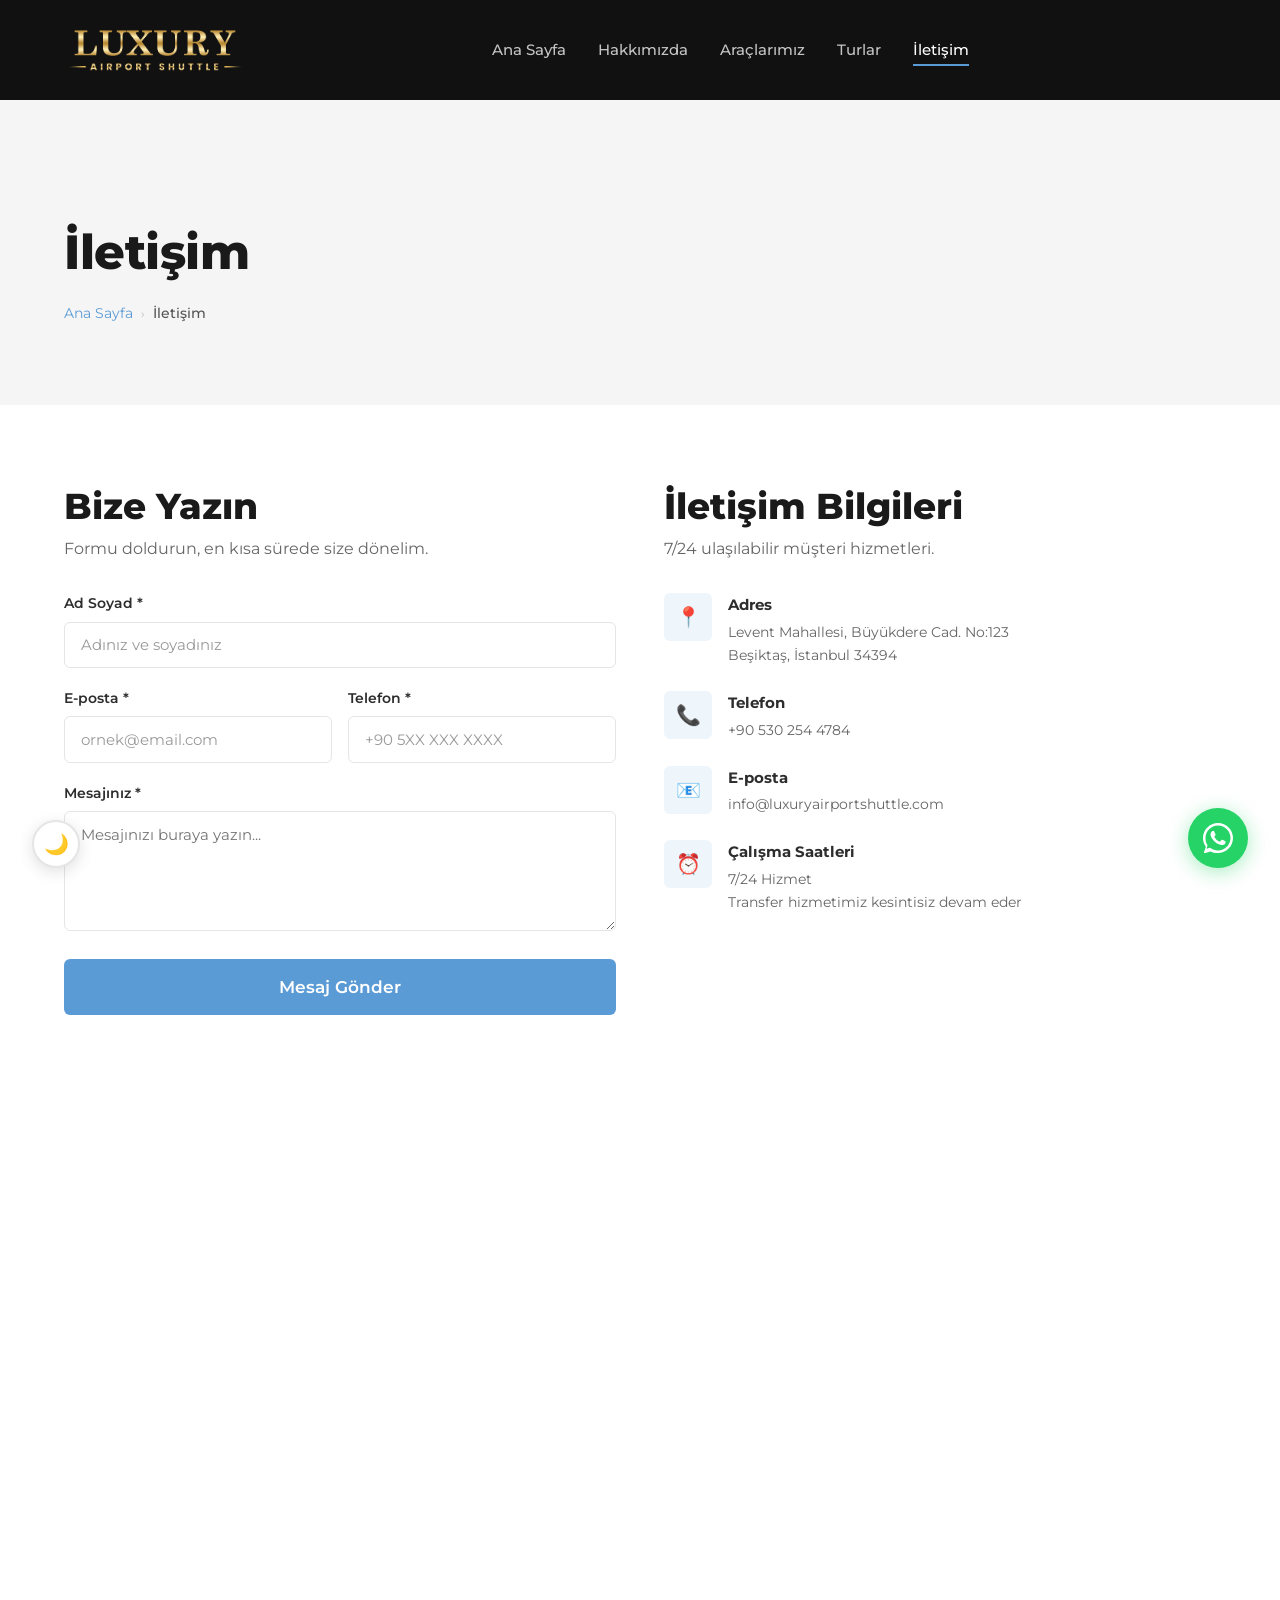
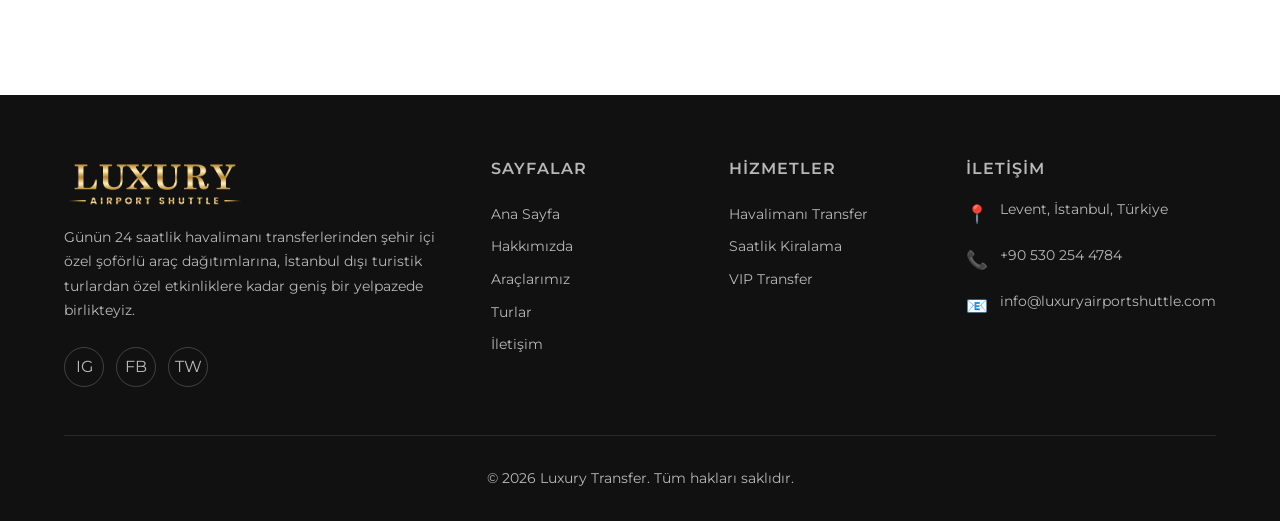
<file: iletisim.html>
<!DOCTYPE html>
<html lang="tr">
<head>
  <meta charset="UTF-8">
  <meta name="viewport" content="width=device-width, initial-scale=1.0">
  <meta name="description" content="Luxury Transfer iletişim. 7/24 müşteri hizmetleri, WhatsApp destek hattı, online rezervasyon. İstanbul havalimanı transfer için hemen bize ulaşın.">
  <meta name="keywords" content="luxury transfer iletişim, istanbul transfer telefon, havalimanı transfer iletişim, VIP transfer rezervasyon, luxury transfer adres">
  <meta name="robots" content="index, follow">
  <link rel="canonical" href="https://luxuryairportshuttle.com/iletisim.html">
  <meta property="og:title" content="İletişim | Luxury Transfer İstanbul">
  <meta property="og:description" content="7/24 müşteri hizmetleri. İstanbul havalimanı lüks transfer için bize ulaşın. WhatsApp, telefon, e-posta.">
  <meta property="og:type" content="website">
  <meta property="og:url" content="https://luxuryairportshuttle.com/iletisim.html">
  <meta property="og:site_name" content="Luxury Transfer">
  <meta property="og:locale" content="tr_TR">
  <meta name="twitter:card" content="summary_large_image">
  <meta name="twitter:title" content="İletişim | Luxury Transfer İstanbul">
  <meta name="twitter:description" content="7/24 müşteri hizmetleri. İstanbul havalimanı transfer için hemen bize ulaşın.">
  <title>İletişim - 7/24 Müşteri Hizmetleri | Luxury Transfer İstanbul</title>
  <link rel="preconnect" href="https://fonts.googleapis.com">
  <link rel="preconnect" href="https://fonts.gstatic.com" crossorigin>
  <link href="https://fonts.googleapis.com/css2?family=Montserrat:wght@400;500;600;700;800&display=swap" rel="stylesheet">
  <link rel="stylesheet" href="css/style.css">
  <link rel="stylesheet" href="css/components.css">
  <link rel="stylesheet" href="css/responsive.css">
</head>
<body>

  <!-- Header -->
  <header class="header header--solid">
    <div class="container header__inner">
      <a href="index.html" class="header__logo"><img src="images/logo/logo.webp" alt="Luxury Transfer"></a>
      <nav class="header__nav">
        <a href="index.html" class="header__link">Ana Sayfa</a>
        <a href="hakkimizda.html" class="header__link">Hakkımızda</a>
        <a href="araclar.html" class="header__link">Araçlarımız</a>
        <a href="turlar.html" class="header__link">Turlar</a>
        <a href="iletisim.html" class="header__link header__link--active">İletişim</a>
      </nav>
      <button class="hamburger" aria-label="Menüyü aç">
        <span class="hamburger__line"></span>
        <span class="hamburger__line"></span>
        <span class="hamburger__line"></span>
      </button>
    </div>
  </header>

  <!-- Mobile Nav -->
  <div class="mobile-nav">
    <a href="index.html" class="mobile-nav__link">Ana Sayfa</a>
    <a href="hakkimizda.html" class="mobile-nav__link">Hakkımızda</a>
    <a href="araclar.html" class="mobile-nav__link">Araçlarımız</a>
    <a href="turlar.html" class="mobile-nav__link">Turlar</a>
    <a href="iletisim.html" class="mobile-nav__link">İletişim</a>
  </div>

  <!-- Page Hero -->
  <section class="page-hero">
    <div class="container page-hero__content">
      <h1 class="page-hero__title">İletişim</h1>
      <p class="page-hero__subtitle">Sorularınız ve talepleriniz için bize ulaşın</p>
      <nav class="page-hero__breadcrumb">
        <a href="index.html">Ana Sayfa</a>
        <span class="page-hero__breadcrumb-sep">›</span>
        <span class="page-hero__breadcrumb-current">İletişim</span>
      </nav>
    </div>
  </section>

  <!-- Contact Section -->
  <section class="section">
    <div class="container">
      <div class="contact-grid">

        <!-- Form -->
        <div class="reveal">
          <h2 style="margin-bottom:0.5rem">Bize Yazın</h2>
          <p style="color:#666;margin-bottom:2rem">Formu doldurun, en kısa sürede size dönelim.</p>
          <form id="contact-form">
            <div class="form-group">
              <label class="form-label" for="contact-name">Ad Soyad *</label>
              <input type="text" class="form-input" id="contact-name" placeholder="Adınız ve soyadınız">
            </div>
            <div class="grid grid--2 gap-2">
              <div class="form-group">
                <label class="form-label" for="contact-email">E-posta *</label>
                <input type="email" class="form-input" id="contact-email" placeholder="ornek@email.com">
              </div>
              <div class="form-group">
                <label class="form-label" for="contact-phone">Telefon *</label>
                <input type="tel" class="form-input" id="contact-phone" placeholder="+90 5XX XXX XXXX">
              </div>
            </div>
            <div class="form-group">
              <label class="form-label" for="contact-message">Mesajınız *</label>
              <textarea class="form-textarea" id="contact-message" placeholder="Mesajınızı buraya yazın..."></textarea>
            </div>
            <button type="submit" class="btn btn--primary btn--lg btn--full">Mesaj Gönder</button>
          </form>
        </div>

        <!-- Info -->
        <div class="reveal">
          <h2 style="margin-bottom:0.5rem">İletişim Bilgileri</h2>
          <p style="color:#666;margin-bottom:2rem">7/24 ulaşılabilir müşteri hizmetleri.</p>

          <div class="contact-info-card">
            <div class="contact-info-card__icon">📍</div>
            <div>
              <div class="contact-info-card__title">Adres</div>
              <div class="contact-info-card__text">Levent Mahallesi, Büyükdere Cad. No:123<br>Beşiktaş, İstanbul 34394</div>
            </div>
          </div>

          <div class="contact-info-card">
            <div class="contact-info-card__icon">📞</div>
            <div>
              <div class="contact-info-card__title">Telefon</div>
              <div class="contact-info-card__text"><a href="tel:905302544784" style="color:inherit;text-decoration:none;">+90 530 254 4784</a></div>
            </div>
          </div>

          <div class="contact-info-card">
            <div class="contact-info-card__icon">📧</div>
            <div>
              <div class="contact-info-card__title">E-posta</div>
              <div class="contact-info-card__text"><a href="mailto:info@luxuryairportshuttle.com" style="color:inherit;text-decoration:none;">info@luxuryairportshuttle.com</a></div>
            </div>
          </div>

          <div class="contact-info-card">
            <div class="contact-info-card__icon">⏰</div>
            <div>
              <div class="contact-info-card__title">Çalışma Saatleri</div>
              <div class="contact-info-card__text">7/24 Hizmet<br>Transfer hizmetimiz kesintisiz devam eder</div>
            </div>
          </div>

        </div>

      </div>
    </div>
  </section>

  <!-- Full Width Map -->
  <div class="contact-map-full">
    <iframe
      src="https://www.google.com/maps/embed?pb=!1m18!1m12!1m3!1d3008.2!2d29.01!3d41.08!2m3!1f0!2f0!3f0!3m2!1i1024!2i768!4f13.1!3m3!1m2!1s0x0%3A0x0!2zNDHCsDA0JzQ4LjAiTiAyOcKwMDAnMzYuMCJF!5e0!3m2!1str!2str!4v1"
      allowfullscreen="" loading="lazy" referrerpolicy="no-referrer-when-downgrade">
    </iframe>
  </div>

  <!-- Footer -->
  <footer class="footer">
    <div class="container">
      <div class="footer__grid">
        <div>
          <div class="footer__brand"><img src="images/logo/logo.webp" alt="Luxury Transfer"></div>
          <p class="footer__desc">Günün 24 saatlik havalimanı transferlerinden şehir içi özel şoförlü araç dağıtımlarına, İstanbul dışı turistik turlardan özel etkinliklere kadar geniş bir yelpazede birlikteyiz.</p>
          <div class="footer__social">
            <a href="#" class="footer__social-link" aria-label="Instagram">IG</a>
            <a href="#" class="footer__social-link" aria-label="Facebook">FB</a>
            <a href="#" class="footer__social-link" aria-label="Twitter">TW</a>
          </div>
        </div>
        <div>
          <h4 class="footer__heading">Sayfalar</h4>
          <a href="index.html" class="footer__link">Ana Sayfa</a>
          <a href="hakkimizda.html" class="footer__link">Hakkımızda</a>
          <a href="araclar.html" class="footer__link">Araçlarımız</a>
          <a href="turlar.html" class="footer__link">Turlar</a>
          <a href="iletisim.html" class="footer__link">İletişim</a>
        </div>
        <div>
          <h4 class="footer__heading">Hizmetler</h4>
          <a href="rezervasyon.html" class="footer__link">Havalimanı Transfer</a>
          <a href="rezervasyon.html" class="footer__link">Saatlik Kiralama</a>
          <a href="rezervasyon.html" class="footer__link">VIP Transfer</a>
        </div>
        <div>
          <h4 class="footer__heading">İletişim</h4>
          <div class="footer__contact-item">
            <span class="footer__contact-icon">📍</span>
            <span>Levent, İstanbul, Türkiye</span>
          </div>
          <div class="footer__contact-item">
            <span class="footer__contact-icon">📞</span>
            <a href="tel:905302544784" style="color:inherit;text-decoration:none;">+90 530 254 4784</a>
          </div>
          <div class="footer__contact-item">
            <span class="footer__contact-icon">📧</span>
            <a href="mailto:info@luxuryairportshuttle.com" style="color:inherit;text-decoration:none;">info@luxuryairportshuttle.com</a>
          </div>
        </div>
      </div>
      <div class="footer__bottom">&copy; 2026 Luxury Transfer. Tüm hakları saklıdır.</div>
    </div>
  </footer>

  <!-- WhatsApp FAB -->
  <!-- Theme Toggle -->
  <button class="theme-toggle" aria-label="Tema değiştir">
    <span class="theme-toggle__icon--light">🌙</span>
    <span class="theme-toggle__icon--dark">☀️</span>
  </button>

  <a href="#" onclick="openWhatsAppGeneral(); return false;" class="whatsapp-fab" aria-label="WhatsApp ile iletişim">
    <svg viewBox="0 0 24 24"><path d="M17.472 14.382c-.297-.149-1.758-.867-2.03-.967-.273-.099-.471-.148-.67.15-.197.297-.767.966-.94 1.164-.173.199-.347.223-.644.075-.297-.15-1.255-.463-2.39-1.475-.883-.788-1.48-1.761-1.653-2.059-.173-.297-.018-.458.13-.606.134-.133.298-.347.446-.52.149-.174.198-.298.298-.497.099-.198.05-.371-.025-.52-.075-.149-.669-1.612-.916-2.207-.242-.579-.487-.5-.669-.51-.173-.008-.371-.01-.57-.01-.198 0-.52.074-.792.372-.272.297-1.04 1.016-1.04 2.479 0 1.462 1.065 2.875 1.213 3.074.149.198 2.096 3.2 5.077 4.487.709.306 1.262.489 1.694.625.712.227 1.36.195 1.871.118.571-.085 1.758-.719 2.006-1.413.248-.694.248-1.289.173-1.413-.074-.124-.272-.198-.57-.347z"/><path d="M12 0C5.373 0 0 5.373 0 12c0 2.625.846 5.059 2.284 7.034L.789 23.492a.5.5 0 00.612.638l4.682-1.415A11.94 11.94 0 0012 24c6.627 0 12-5.373 12-12S18.627 0 12 0zm0 22c-2.24 0-4.318-.726-6.003-1.956l-.42-.312-2.774.838.87-2.675-.342-.462A9.956 9.956 0 012 12C2 6.486 6.486 2 12 2s10 4.486 10 10-4.486 10-10 10z"/></svg>
  </a>

  <script src="js/main.js"></script>
  <script src="js/whatsapp.js"></script>
  <script src="js/contact.js"></script>
</body>
</html>
</file>
<file: css/style.css>
/* ========================================
   LUXURY TRANSFER - Ana Stil Dosyası
   ======================================== */

/* --- CSS Custom Properties --- */
:root {
  --primary: #5B9BD5;
  --primary-light: #8BB8E3;
  --primary-dark: #3A7BBF;
  --accent: #7BC67E;
  --accent-dark: #5AAF5D;
  --gold: #C9A84C;

  /* Light mode (default) */
  --bg: #FFFFFF;
  --bg-alt: #F5F5F5;
  --text: #2D2D2D;
  --text-heading: #1A1A1A;
  --border: #E5E5E5;
  --card-bg: #FFFFFF;
  --logo-text: #1A1A1A;

  --font-heading: 'Montserrat', -apple-system, BlinkMacSystemFont, sans-serif;
  --font-body: 'Montserrat', -apple-system, BlinkMacSystemFont, sans-serif;

  --shadow-sm: 0 2px 8px rgba(0,0,0,0.08);
  --shadow-md: 0 4px 16px rgba(0,0,0,0.12);
  --shadow-lg: 0 8px 32px rgba(0,0,0,0.16);

  --radius-sm: 6px;
  --radius-md: 12px;
  --radius-lg: 20px;
  --radius-full: 50%;

  --transition: 0.3s ease;
  --max-width: 1200px;
}

/* Dark mode */
[data-theme="dark"] {
  --bg: #111111;
  --bg-alt: #1A1A1A;
  --text: #D4D4D4;
  --text-heading: #F0F0F0;
  --border: #333333;
  --card-bg: #1E1E1E;
  --logo-text: #FFFFFF;

  --shadow-sm: 0 2px 8px rgba(0,0,0,0.3);
  --shadow-md: 0 4px 16px rgba(0,0,0,0.4);
  --shadow-lg: 0 8px 32px rgba(0,0,0,0.5);
}

/* --- Reset --- */
*, *::before, *::after {
  margin: 0;
  padding: 0;
  box-sizing: border-box;
}

html {
  scroll-behavior: smooth;
  font-size: 16px;
}

body {
  font-family: var(--font-body);
  color: var(--text);
  line-height: 1.6;
  background: var(--bg);
  -webkit-font-smoothing: antialiased;
  transition: background 0.3s ease, color 0.3s ease;
}

img {
  max-width: 100%;
  height: auto;
  display: block;
}

a {
  text-decoration: none;
  color: inherit;
  transition: color var(--transition);
}

ul, ol {
  list-style: none;
}

h1, h2, h3, h4, h5, h6 {
  font-family: var(--font-heading);
  color: var(--text-heading);
  line-height: 1.2;
  font-weight: 800;
}

h1 { font-size: 3rem; }
h2 { font-size: 2.25rem; }
h3 { font-size: 1.5rem; }
h4 { font-size: 1.25rem; }

p { margin-bottom: 1rem; }
p:last-child { margin-bottom: 0; }

/* --- Layout Utilities --- */
.container {
  width: 100%;
  max-width: var(--max-width);
  margin: 0 auto;
  padding: 0 1.5rem;
}

.section {
  padding: 5rem 0;
}

.section--soft {
  background: #F8FAFB;
}

[data-theme="dark"] .section--soft {
  background: #1A1A1A;
}

.section--gray {
  background: var(--bg-alt);
  padding-bottom: calc(4rem + 25px);
}

.text-center { text-align: center; }
.text-gold { color: var(--gold); }
.text-primary { color: var(--primary); }

.section-title {
  font-size: 2.25rem;
  margin-bottom: 0.75rem;
  text-align: center;
}

.section-subtitle {
  text-align: center;
  color: #666;
  font-size: 1.1rem;
  max-width: 600px;
  margin: 0 auto 3rem;
}

/* --- Grid --- */
.grid {
  display: grid;
  gap: 2rem;
}

.grid--2 { grid-template-columns: repeat(2, 1fr); }
.grid--3 { grid-template-columns: repeat(3, 1fr); }
.grid--4 { grid-template-columns: repeat(4, 1fr); }

/* --- Flex --- */
.flex {
  display: flex;
  align-items: center;
}

.flex--between {
  display: flex;
  align-items: center;
  justify-content: space-between;
}

.flex--center {
  display: flex;
  align-items: center;
  justify-content: center;
}

.flex--col {
  display: flex;
  flex-direction: column;
}

.gap-1 { gap: 0.5rem; }
.gap-2 { gap: 1rem; }
.gap-3 { gap: 1.5rem; }
.gap-4 { gap: 2rem; }

/* --- Header --- */
.header {
  position: fixed;
  top: 0;
  left: 0;
  width: 100%;
  z-index: 1000;
  padding: 25px 0;
  transition: all var(--transition);
}

.header--transparent {
  background: #111111;
}

.header--solid {
  background: #111111;
  backdrop-filter: blur(10px);
  padding: 25px 0;
  box-shadow: var(--shadow-md);
}


.header__inner {
  display: flex;
  align-items: center;
}

.header__logo {
  display: flex;
  align-items: center;
}

.header__logo img {
  height: 50px;
  width: auto;
  object-fit: contain;
}

.header__nav {
  display: flex;
  align-items: center;
  gap: 2rem;
  flex: 1;
  justify-content: center;
}

.header__link {
  color: #FFFFFF;
  opacity: 0.75;
  font-size: 0.95rem;
  font-weight: 500;
  transition: color var(--transition), opacity var(--transition);
  position: relative;
}

.header__link:hover,
.header__link--active {
  color: #FFFFFF;
  opacity: 1;
}

.header__link::after {
  content: '';
  position: absolute;
  bottom: -4px;
  left: 0;
  width: 0;
  height: 2px;
  background: var(--primary);
  transition: width var(--transition);
}


.header__link:hover::after,
.header__link--active::after {
  width: 100%;
}

.header__cta {
  display: inline-flex;
}

/* Hamburger */
.hamburger {
  display: none;
  flex-direction: column;
  gap: 5px;
  background: none;
  border: none;
  cursor: pointer;
  padding: 4px;
  margin-left: auto;
}

.hamburger__line {
  width: 24px;
  height: 2px;
  background: #FFFFFF;
  transition: all var(--transition);
  border-radius: 2px;
}

.hamburger.active .hamburger__line:nth-child(1) {
  transform: rotate(45deg) translate(5px, 5px);
}
.hamburger.active .hamburger__line:nth-child(2) {
  opacity: 0;
}
.hamburger.active .hamburger__line:nth-child(3) {
  transform: rotate(-45deg) translate(5px, -5px);
}

/* Mobile Nav Overlay */
.mobile-nav {
  display: none;
  position: fixed;
  top: 0;
  left: 0;
  width: 100%;
  height: 100vh;
  background: rgba(26,26,26,0.98);
  z-index: 999;
  flex-direction: column;
  align-items: center;
  justify-content: center;
  gap: 2rem;
}

.mobile-nav.active {
  display: flex;
}

.mobile-nav__link {
  color: var(--white);
  font-size: 1.5rem;
  font-family: var(--font-heading);
  transition: color var(--transition);
}

.mobile-nav__link:hover {
  color: var(--primary-light);
}

/* --- Hero --- */
.hero {
  position: relative;
  min-height: 100vh;
  display: flex;
  align-items: center;
  justify-content: center;
  overflow: hidden;
  background: var(--black);
}

.hero--small {
  min-height: 40vh;
}

/* Hero Slider */
.hero-slider {
  position: absolute;
  inset: 0;
}

.hero-slider__slide {
  position: absolute;
  inset: 0;
  background-size: cover;
  background-position: center;
  background-repeat: no-repeat;
  opacity: 0;
  transition: opacity 1s ease-in-out;
}

.hero-slider__slide.active {
  opacity: 1;
}

.hero__bg {
  position: absolute;
  inset: 0;
  background-size: cover;
  background-position: center;
  background-repeat: no-repeat;
}

.hero__overlay {
  position: absolute;
  inset: 0;
  background: rgba(0, 0, 0, 0.4);
}

.hero__content {
  position: relative;
  z-index: 2;
  text-align: center;
  color: var(--white);
  width: 100%;
  max-width: 1200px;
  padding: 0 2rem;
}

.hero__badge {
  display: inline-block;
  background: rgba(201,168,76,0.2);
  border: 1px solid var(--gold);
  color: var(--gold);
  padding: 0.4rem 1.25rem;
  border-radius: 50px;
  font-size: 0.85rem;
  font-weight: 600;
  letter-spacing: 1px;
  text-transform: uppercase;
  margin-bottom: 1.5rem;
}

.hero__title {
  font-size: 3.5rem;
  color: #FFFFFF;
  margin-bottom: 1.25rem;
  line-height: 1.15;
}

.hero__subtitle {
  font-size: 1.2rem;
  color: rgba(255,255,255,0.8);
  margin-bottom: 2.5rem;
  line-height: 1.6;
}

/* Booking Bar */
.booking-bar {
  width: 100%;
  margin: 0 auto;
}

.booking-bar__tabs {
  display: flex;
  gap: 0;
  margin-bottom: -1px;
  position: relative;
  z-index: 2;
}

.booking-bar__tab {
  padding: 1rem 2.5rem;
  background: rgba(255,255,255,0.15);
  border: none;
  color: rgba(255,255,255,0.7);
  font-family: var(--font-body);
  font-size: 0.95rem;
  font-weight: 600;
  cursor: pointer;
  transition: all var(--transition);
  border-radius: var(--radius-sm) var(--radius-sm) 0 0;
}

.booking-bar__tab.active {
  background: #FFFFFF;
  color: #1A1A1A;
}

.booking-bar__tab:not(.active):hover {
  background: rgba(255,255,255,0.25);
  color: #FFFFFF;
}

/* Vertical trip toggle (inside form) */
.booking-bar__field--toggle {
  flex: 0 0 auto;
  border-right: none;
  padding: 10px 14px;
}

.trip-toggle-vertical {
  display: flex;
  flex-direction: column;
  align-items: center;
  gap: 6px;
  cursor: pointer;
  user-select: none;
}

.trip-toggle-vertical__label {
  font-size: 0.7rem;
  font-weight: 700;
  text-transform: uppercase;
  letter-spacing: 1px;
  color: #999;
  font-family: var(--font-body);
  white-space: nowrap;
}

.trip-toggle-vertical__switch {
  position: relative;
  width: 24px;
  height: 44px;
}

.trip-toggle-vertical__switch input {
  display: none;
}

.trip-toggle-vertical__slider {
  position: absolute;
  top: 0;
  left: 0;
  width: 24px;
  height: 44px;
  background: #ddd;
  border-radius: 12px;
  transition: background 0.3s;
  cursor: pointer;
}

.trip-toggle-vertical__slider::after {
  content: '';
  position: absolute;
  top: 3px;
  left: 3px;
  width: 18px;
  height: 18px;
  background: #FFFFFF;
  border-radius: 50%;
  transition: transform 0.3s;
  box-shadow: 0 1px 3px rgba(0,0,0,0.2);
}

.trip-toggle-vertical__switch input:checked + .trip-toggle-vertical__slider {
  background: var(--primary);
}

.trip-toggle-vertical__switch input:checked + .trip-toggle-vertical__slider::after {
  transform: translateY(20px);
}

/* Time picker popup */
.time-picker-overlay {
  display: none;
  position: fixed;
  top: 0;
  left: 0;
  width: 100%;
  height: 100%;
  background: rgba(0,0,0,0.4);
  z-index: 9999;
  align-items: center;
  justify-content: center;
}

.time-picker-overlay.active {
  display: flex;
}

.time-picker {
  background: #FFFFFF;
  border-radius: var(--radius-md);
  padding: 24px;
  box-shadow: 0 8px 32px rgba(0,0,0,0.2);
  max-width: 360px;
  width: 90%;
}

.time-picker__title {
  font-family: var(--font-body);
  font-size: 1rem;
  font-weight: 700;
  color: #1A1A1A;
  margin-bottom: 16px;
  text-align: center;
}

.time-picker__grid {
  display: grid;
  grid-template-columns: repeat(4, 1fr);
  gap: 8px;
  max-height: 300px;
  overflow-y: auto;
}

.time-picker__slot {
  padding: 10px 6px;
  border: 1px solid #E5E5E5;
  border-radius: 6px;
  background: #FFFFFF;
  color: #1A1A1A;
  font-family: var(--font-body);
  font-size: 0.9rem;
  font-weight: 500;
  text-align: center;
  cursor: pointer;
  transition: all 0.2s;
}

.time-picker__slot:hover {
  background: var(--primary);
  color: #FFFFFF;
  border-color: var(--primary);
}

.time-picker__slot.disabled {
  opacity: 0.3;
  pointer-events: none;
}

.booking-bar__form {
  background: #FFFFFF;
  border-radius: 0 var(--radius-md) var(--radius-md) var(--radius-md);
  padding: 14px 20px;
  display: flex;
  align-items: center;
  gap: 12px;
  box-shadow: 0 8px 32px rgba(0,0,0,0.25);
  min-height: 92px;
}

.booking-bar__field {
  flex: 1;
  display: flex;
  align-items: center;
  gap: 0.85rem;
  padding: 10px 18px;
  border-right: 1px solid #E5E5E5;
  min-width: 0;
}

.booking-bar__field--date {
  flex: 1;
}

.booking-bar__field--clickable {
  cursor: pointer;
}

.booking-bar__field--pax {
  flex: 1;
  border-right: none;
  white-space: nowrap;
}

.booking-bar__icon {
  color: var(--primary);
  flex-shrink: 0;
  display: flex;
  align-items: center;
}

.booking-bar__icon svg {
  width: 22px;
  height: 22px;
}

.booking-bar__input-wrap {
  display: flex;
  flex-direction: column;
  align-items: flex-start;
  min-width: 0;
  flex: 1;
  white-space: nowrap;
  gap: 4px;
  text-align: left;
}

.booking-bar__label {
  font-size: 0.75rem;
  font-weight: 700;
  text-transform: uppercase;
  letter-spacing: 1.5px;
  color: #999;
}

.booking-bar__select,
.booking-bar__datetime {
  border: none;
  outline: none;
  background: transparent;
  font-family: var(--font-body);
  font-size: 1rem;
  font-weight: 500;
  color: #1A1A1A;
  padding: 10px;
  width: 100%;
  cursor: pointer;
  -webkit-appearance: none;
  -moz-appearance: none;
  appearance: none;
}

.booking-bar__datetime:invalid::-webkit-datetime-edit {
  color: transparent;
}

.booking-bar__datetime:invalid::before {
  content: 'Tarih Seçiniz';
  color: #999;
  font-size: 0.95rem;
  position: absolute;
  pointer-events: none;
}

.booking-bar__datetime:invalid {
  position: relative;
}

.booking-bar__select option {
  background: #FFFFFF;
  color: #1A1A1A;
  padding: 10px;
}

.booking-bar__select::placeholder {
  color: #999;
  font-weight: 400;
}

/* Google Places Autocomplete dropdown */
.pac-container {
  border-radius: 8px;
  box-shadow: 0 4px 20px rgba(0,0,0,0.15);
  border: none;
  margin-top: 6px;
  font-family: var(--font-body);
  z-index: 10000;
  min-width: 400px !important;
  width: auto !important;
}

.pac-item {
  padding: 14px 18px;
  font-size: 0.95rem;
  cursor: pointer;
  border-top: 1px solid #f0f0f0;
  line-height: 1.5;
}

.pac-item:hover {
  background: #f5f8fb;
}

.pac-item-query {
  font-size: 0.95rem;
  color: #1A1A1A;
}

.pac-icon {
  margin-right: 10px;
}

.booking-bar__swap {
  flex-shrink: 0;
  width: 38px;
  height: 38px;
  border-radius: var(--radius-full);
  border: 1.5px solid #E5E5E5;
  background: #FFFFFF;
  color: #666;
  cursor: pointer;
  display: flex;
  align-items: center;
  justify-content: center;
  transition: all var(--transition);
  margin: 0;
  z-index: 2;
  align-self: center;
}

.booking-bar__swap:hover {
  border-color: var(--primary);
  color: var(--primary);
  background: rgba(91,155,213,0.05);
}

.booking-bar__submit {
  flex: 0 0 auto;
  display: flex;
  align-items: center;
  justify-content: center;
  gap: 0.5rem;
  padding: 18px 28px;
  background: var(--primary);
  color: #FFFFFF;
  border: none;
  border-radius: var(--radius-sm);
  font-family: var(--font-body);
  font-size: 1rem;
  font-weight: 700;
  cursor: pointer;
  transition: all var(--transition);
  white-space: nowrap;
  margin-left: 10px;
}

.booking-bar__submit:hover {
  background: var(--primary-dark);
  transform: translateY(-1px);
  box-shadow: 0 4px 12px rgba(59,123,191,0.3);
}

.booking-bar__field--error {
  border-color: #dc3545 !important;
  box-shadow: 0 0 0 2px rgba(220, 53, 69, 0.4) inset;
  animation: fieldShake 0.4s ease;
}

.booking-bar__field--error .booking-bar__label {
  color: #dc3545 !important;
}

.booking-bar__field--error input,
.booking-bar__field--error select {
  color: #dc3545 !important;
}

.booking-bar__field--error input::placeholder {
  color: rgba(220, 53, 69, 0.6) !important;
}

@keyframes fieldShake {
  0%, 100% { transform: translateX(0); }
  20% { transform: translateX(-4px); }
  40% { transform: translateX(4px); }
  60% { transform: translateX(-3px); }
  80% { transform: translateX(3px); }
}

/* Booking bar responsive */
@media (max-width: 900px) {
  .booking-bar__form {
    flex-wrap: wrap;
  }
  .booking-bar__field {
    flex: 1 1 calc(50% - 1rem);
    border-right: none;
    border-bottom: 1px solid #E5E5E5;
  }
  .booking-bar__field--pax {
    border-bottom: none;
  }
  .booking-bar__swap {
    margin: 0 auto;
    order: -1;
    display: none;
  }
  .booking-bar__submit {
    width: 100%;
    justify-content: center;
    margin-left: 0;
    margin-top: 0.5rem;
  }
}

@media (max-width: 600px) {
  .booking-bar__form {
    flex-direction: column;
    padding: 0.75rem;
  }
  .booking-bar__field {
    flex: 1 1 100%;
    border-bottom: 1px solid #E5E5E5;
    padding: 0.75rem 0.6rem;
  }
  .booking-bar__field--pax {
    border-bottom: none;
  }
  .booking-bar__tab {
    padding: 0.6rem 1.25rem;
    font-size: 0.8rem;
  }
}

/* --- Footer --- */
.footer {
  background: #111111;
  color: rgba(255,255,255,0.7);
  padding: 4rem 0 2rem;
}

[data-theme="dark"] .footer {
  background: #0A0A0A;
}

.footer__grid {
  display: grid;
  grid-template-columns: 2fr 1fr 1fr 1fr;
  gap: 3rem;
  margin-bottom: 3rem;
}

.footer__brand {
  margin-bottom: 1rem;
}

.footer__brand img {
  height: 50px;
  width: auto;
  object-fit: contain;
}

.footer__desc {
  font-size: 0.9rem;
  line-height: 1.7;
  margin-bottom: 1.5rem;
}

.footer__heading {
  color: var(--white);
  font-family: var(--font-body);
  font-size: 1rem;
  font-weight: 600;
  margin-bottom: 1.25rem;
  text-transform: uppercase;
  letter-spacing: 1px;
}

.footer__link {
  display: block;
  padding: 0.3rem 0;
  font-size: 0.9rem;
  transition: color var(--transition);
}

.footer__link:hover {
  color: var(--primary-light);
}

.footer__contact-item {
  display: flex;
  align-items: flex-start;
  gap: 0.75rem;
  margin-bottom: 1rem;
  font-size: 0.9rem;
}

.footer__contact-icon {
  color: var(--gold);
  font-size: 1.1rem;
  flex-shrink: 0;
  margin-top: 2px;
}

.footer__social {
  display: flex;
  gap: 0.75rem;
  margin-top: 1rem;
}

.footer__social-link {
  width: 40px;
  height: 40px;
  border-radius: var(--radius-full);
  border: 1px solid rgba(255,255,255,0.2);
  display: flex;
  align-items: center;
  justify-content: center;
  color: var(--white);
  font-size: 1rem;
  transition: all var(--transition);
}

.footer__social-link:hover {
  background: var(--primary);
  border-color: var(--primary);
}

.footer__bottom {
  border-top: 1px solid rgba(255,255,255,0.1);
  padding-top: 2rem;
  text-align: center;
  font-size: 0.85rem;
}

/* --- WhatsApp FAB --- */
.whatsapp-fab {
  position: fixed;
  bottom: 2rem;
  right: 2rem;
  z-index: 900;
  width: 60px;
  height: 60px;
  background: #25D366;
  border-radius: var(--radius-full);
  display: flex;
  align-items: center;
  justify-content: center;
  box-shadow: 0 4px 20px rgba(37,211,102,0.4);
  transition: all var(--transition);
  cursor: pointer;
  border: none;
}

.whatsapp-fab:hover {
  transform: scale(1.1);
  box-shadow: 0 6px 28px rgba(37,211,102,0.5);
}

.whatsapp-fab svg {
  width: 30px;
  height: 30px;
  fill: #ffffff !important;
}

/* --- Scroll Animation --- */
.reveal {
  opacity: 0;
  transform: translateY(30px);
  transition: opacity 0.6s ease, transform 0.6s ease;
}

.reveal.visible {
  opacity: 1;
  transform: translateY(0);
}

/* --- Page Hero (subpages) --- */
.page-hero {
  background: var(--gray-100, #F5F5F5);
  padding: 14rem 0 5rem;
  text-align: left;
}

[data-theme="dark"] .page-hero {
  background: #0a0a0a;
}

.page-hero__content {
  position: relative;
}

.page-hero__title {
  color: var(--text-heading, #1A1A1A);
  font-family: var(--font-heading);
  font-size: 3rem;
  font-weight: 800;
  margin-bottom: 1.25rem;
  letter-spacing: -0.5px;
}

[data-theme="dark"] .page-hero__title {
  color: #fff;
}

.page-hero__subtitle {
  display: none;
}

/* Breadcrumb */
.page-hero__breadcrumb {
  display: flex;
  align-items: center;
  gap: 0.5rem;
  font-size: 0.9rem;
}

.page-hero__breadcrumb a {
  color: var(--primary, #5B9BD5);
  text-decoration: none;
  transition: color 0.2s;
}

.page-hero__breadcrumb a:hover {
  color: var(--primary-dark, #3A7BBF);
}

[data-theme="dark"] .page-hero__breadcrumb a {
  color: rgba(255,255,255,0.55);
}

[data-theme="dark"] .page-hero__breadcrumb a:hover {
  color: #fff;
}

.page-hero__breadcrumb-sep {
  color: #bbb;
  font-size: 0.75rem;
}

[data-theme="dark"] .page-hero__breadcrumb-sep {
  color: rgba(255,255,255,0.3);
}

.page-hero__breadcrumb-current {
  color: #555;
  font-weight: 500;
}

[data-theme="dark"] .page-hero__breadcrumb-current {
  color: rgba(255,255,255,0.85);
}

/* --- Statistics Bar --- */
.stats-bar {
  background: var(--primary);
  padding: 3rem 0;
}

.stats-bar__grid {
  display: grid;
  grid-template-columns: repeat(4, 1fr);
  gap: 2rem;
  text-align: center;
  color: var(--white);
}

.stats-bar__number {
  font-family: var(--font-heading);
  font-size: 2.75rem;
  font-weight: 700;
  line-height: 1;
  margin-bottom: 0.35rem;
}

.stats-bar__label {
  font-size: 0.9rem;
  opacity: 0.85;
}

/* --- Utility --- */
.sr-only {
  position: absolute;
  width: 1px;
  height: 1px;
  padding: 0;
  margin: -1px;
  overflow: hidden;
  clip: rect(0,0,0,0);
  border: 0;
}

.mb-1 { margin-bottom: 0.5rem; }
.mb-2 { margin-bottom: 1rem; }
.mb-3 { margin-bottom: 1.5rem; }
.mb-4 { margin-bottom: 2rem; }
.mt-4 { margin-top: 2rem; }

/* --- Theme Toggle --- */
.theme-toggle {
  position: fixed;
  bottom: 2rem;
  left: 2rem;
  z-index: 900;
  width: 48px;
  height: 48px;
  border-radius: var(--radius-full);
  border: 2px solid var(--border);
  background: var(--card-bg);
  cursor: pointer;
  display: flex;
  align-items: center;
  justify-content: center;
  font-size: 1.25rem;
  box-shadow: var(--shadow-md);
  transition: all var(--transition);
}

.theme-toggle:hover {
  transform: scale(1.1);
  box-shadow: var(--shadow-lg);
}

.theme-toggle__icon--light,
.theme-toggle__icon--dark {
  line-height: 1;
}

/* Light mode: show moon icon */
.theme-toggle__icon--dark { display: none; }
.theme-toggle__icon--light { display: block; }

[data-theme="dark"] .theme-toggle__icon--dark { display: block; }
[data-theme="dark"] .theme-toggle__icon--light { display: none; }

/* --- Dark mode overrides --- */
[data-theme="dark"] .mobile-nav {
  background: rgba(17,17,17,0.98);
}

[data-theme="dark"] .section-subtitle {
  color: #999;
}
</file>
<file: css/components.css>
/* ========================================
   LUXURY TRANSFER - Bileşenler
   ======================================== */

/* --- Buttons --- */
.btn {
  display: inline-flex;
  align-items: center;
  justify-content: center;
  gap: 0.5rem;
  padding: 0.85rem 2rem;
  border-radius: var(--radius-sm);
  font-family: var(--font-body);
  font-size: 0.95rem;
  font-weight: 600;
  cursor: pointer;
  border: 2px solid transparent;
  transition: all var(--transition);
  text-align: center;
  line-height: 1.2;
}

.btn--primary {
  background: var(--primary);
  color: #FFFFFF;
}

.btn--primary:hover {
  background: var(--primary-dark);
  transform: translateY(-2px);
  box-shadow: var(--shadow-md);
}

.btn--accent {
  background: var(--accent);
  color: #FFFFFF;
}

.btn--accent:hover {
  background: var(--accent-dark);
  transform: translateY(-2px);
  box-shadow: var(--shadow-md);
}

.btn--gold {
  background: var(--primary);
  color: #FFFFFF;
}

.btn--gold:hover {
  background: var(--primary-dark);
  transform: translateY(-2px);
  box-shadow: var(--shadow-md);
}

.btn--outline {
  background: transparent;
  border-color: #FFFFFF;
  color: #FFFFFF;
}

.btn--outline:hover {
  background: var(--card-bg);
  color: var(--text-heading);
}

.btn--outline-dark {
  background: transparent;
  border-color: var(--primary);
  color: var(--primary);
}

.btn--outline-dark:hover {
  background: var(--primary);
  color: #FFFFFF;
}

.btn--whatsapp {
  background: #25D366;
  color: #FFFFFF;
}

.btn--whatsapp:hover {
  background: #1da851;
  transform: translateY(-2px);
}

.btn--lg {
  padding: 1rem 2.5rem;
  font-size: 1.05rem;
}

.btn--sm {
  padding: 0.55rem 1.25rem;
  font-size: 0.85rem;
}

.btn--full {
  width: 100%;
}

.btn--disabled,
.btn:disabled {
  opacity: 0.5;
  cursor: not-allowed;
  transform: none !important;
}

/* --- Card --- */
.card {
  background: var(--card-bg);
  border-radius: var(--radius-md);
  box-shadow: var(--shadow-sm);
  overflow: hidden;
  transition: all var(--transition);
}

.card:hover {
  box-shadow: var(--shadow-md);
  transform: translateY(-4px);
}

.card__image {
  width: 100%;
  height: 220px;
  object-fit: cover;
  background: linear-gradient(135deg, var(--gray-100) 0%, var(--gray-200) 100%);
}

.card__body {
  padding: 1.5rem;
}

.card__title {
  font-size: 1.25rem;
  margin-bottom: 0.5rem;
}

.card__text {
  color: #666;
  font-size: 0.9rem;
  line-height: 1.6;
}

/* Service Card */
.service-card {
  background: var(--card-bg);
  border-radius: var(--radius-md);
  padding: 2.5rem 2rem;
  text-align: center;
  box-shadow: var(--shadow-sm);
  transition: all var(--transition);
  border: 1px solid transparent;
}

.service-card:hover {
  box-shadow: var(--shadow-md);
  transform: translateY(-4px);
  border-color: var(--primary-light);
}

.service-card__icon {
  width: 70px;
  height: 70px;
  margin: 0 auto 1.5rem;
  background: linear-gradient(135deg, var(--primary-light), var(--primary));
  border-radius: var(--radius-md);
  display: flex;
  align-items: center;
  justify-content: center;
  color: #FFFFFF;
  font-size: 1.75rem;
}

.service-card__title {
  font-size: 1.25rem;
  margin-bottom: 0.75rem;
}

.service-card__text {
  color: #666;
  font-size: 0.9rem;
  line-height: 1.7;
}

/* Vehicle Card */
.vehicle-card {
  background: var(--card-bg);
  border-radius: var(--radius-md);
  box-shadow: var(--shadow-sm);
  overflow: hidden;
  transition: all var(--transition);
}

.vehicle-card:hover {
  box-shadow: var(--shadow-lg);
  transform: translateY(-6px);
}

.vehicle-card__image-wrap {
  position: relative;
  height: 220px;
  overflow: hidden;
}

.vehicle-card__image {
  width: 100%;
  height: 100%;
  object-fit: cover;
  background: linear-gradient(135deg, #2D2D2D 0%, #1A1A1A 100%);
  display: flex;
  align-items: center;
  justify-content: center;
  color: rgba(255,255,255,0.3);
  font-size: 3rem;
}

.vehicle-card__badge {
  position: absolute;
  top: 1rem;
  left: 1rem;
}

.vehicle-card__body {
  padding: 1.5rem;
}

.vehicle-card__name {
  font-size: 1.2rem;
  margin-bottom: 0.25rem;
}

.vehicle-card__class {
  color: var(--primary);
  font-size: 0.85rem;
  font-weight: 600;
  margin-bottom: 1rem;
}

.vehicle-card__specs {
  display: flex;
  gap: 1.25rem;
  margin-bottom: 1rem;
  padding-bottom: 1rem;
  border-bottom: 1px solid var(--border);
}

.vehicle-card__spec {
  display: flex;
  align-items: center;
  gap: 0.35rem;
  font-size: 0.85rem;
  color: #666;
}

.vehicle-card__spec svg {
  width: 16px;
  height: 16px;
  fill: var(--primary);
}

.vehicle-card__amenities {
  display: flex;
  flex-wrap: wrap;
  gap: 0.4rem;
  margin-bottom: 1.25rem;
}

.vehicle-card__amenity {
  background: var(--bg-alt);
  padding: 0.25rem 0.6rem;
  border-radius: 50px;
  font-size: 0.75rem;
  color: #555;
}

.vehicle-card__footer {
  display: flex;
  align-items: center;
  justify-content: space-between;
}

.vehicle-card__price {
  font-size: 0.8rem;
  color: #666;
}

.vehicle-card__price strong {
  display: block;
  font-size: 1.3rem;
  color: var(--text-heading);
  font-family: var(--font-heading);
}

/* --- Badge --- */
.badge {
  display: inline-block;
  padding: 0.3rem 0.85rem;
  border-radius: 50px;
  font-size: 0.75rem;
  font-weight: 600;
  text-transform: uppercase;
  letter-spacing: 0.5px;
}

.badge--executive { background: rgba(91,155,213,0.15); color: var(--primary-dark); }
.badge--vip { background: rgba(201,168,76,0.15); color: var(--gold); }
.badge--sprinter { background: rgba(123,198,126,0.15); color: var(--accent-dark); }

/* --- Form Inputs --- */
.form-group {
  margin-bottom: 1.25rem;
}

.form-label {
  display: block;
  font-size: 0.85rem;
  font-weight: 600;
  color: var(--text);
  margin-bottom: 0.4rem;
}

.form-input,
.form-select,
.form-textarea {
  width: 100%;
  padding: 0.8rem 1rem;
  border: 1.5px solid var(--border);
  border-radius: var(--radius-sm);
  font-family: var(--font-body);
  font-size: 0.95rem;
  color: var(--text);
  background: var(--card-bg);
  transition: border-color var(--transition), box-shadow var(--transition);
  outline: none;
}

.form-input:focus,
.form-select:focus,
.form-textarea:focus {
  border-color: var(--primary);
  box-shadow: 0 0 0 3px rgba(91,155,213,0.15);
}

.form-input::placeholder {
  color: #999;
}

.form-textarea {
  min-height: 120px;
  resize: vertical;
}

.form-input--error {
  border-color: #e74c3c;
}

.form-error {
  color: #e74c3c;
  font-size: 0.8rem;
  margin-top: 0.3rem;
}

/* --- Step Indicator --- */
.step-indicator {
  display: flex;
  align-items: center;
  justify-content: center;
  gap: 0;
  margin-bottom: 3rem;
}

.step-indicator__step {
  display: flex;
  align-items: center;
  gap: 0;
}

.step-indicator__circle {
  width: 40px;
  height: 40px;
  border-radius: var(--radius-full);
  display: flex;
  align-items: center;
  justify-content: center;
  font-weight: 700;
  font-size: 0.9rem;
  border: 2px solid var(--border);
  color: #999;
  background: var(--bg);
  transition: all var(--transition);
  flex-shrink: 0;
}

.step-indicator__circle--active {
  border-color: var(--primary);
  background: var(--primary);
  color: #FFFFFF;
}

.step-indicator__circle--done {
  border-color: var(--accent);
  background: var(--accent);
  color: #FFFFFF;
}

.step-indicator__line {
  width: 60px;
  height: 2px;
  background: var(--gray-200);
  transition: background var(--transition);
}

.step-indicator__line--done {
  background: var(--accent);
}

.step-indicator__label {
  display: none;
}

/* --- Modal --- */
.modal-overlay {
  position: fixed;
  inset: 0;
  background: rgba(0,0,0,0.6);
  backdrop-filter: blur(4px);
  z-index: 2000;
  display: none;
  align-items: center;
  justify-content: center;
  padding: 2rem;
}

.modal-overlay.active {
  display: flex;
}

.modal {
  background: var(--card-bg);
  border-radius: var(--radius-md);
  max-width: 700px;
  width: 100%;
  max-height: 85vh;
  overflow-y: auto;
  box-shadow: var(--shadow-lg);
  position: relative;
}

.modal__close {
  position: absolute;
  top: 1rem;
  right: 1rem;
  width: 36px;
  height: 36px;
  border-radius: var(--radius-full);
  border: none;
  background: rgba(0,0,0,0.08);
  cursor: pointer;
  display: flex;
  align-items: center;
  justify-content: center;
  font-size: 1.25rem;
  color: var(--text);
  transition: background var(--transition);
  z-index: 10;
}

.modal__close:hover {
  background: rgba(0,0,0,0.15);
}

.modal__image {
  width: 100%;
  height: 300px;
  object-fit: cover;
  background: linear-gradient(135deg, #2D2D2D 0%, #1A1A1A 100%);
}

.modal__body {
  padding: 2rem;
}

.modal__title {
  font-size: 1.75rem;
  margin-bottom: 0.5rem;
}

.modal__class {
  color: var(--primary);
  font-weight: 600;
  margin-bottom: 1.5rem;
}

.modal__section-title {
  font-family: var(--font-body);
  font-size: 0.9rem;
  font-weight: 700;
  text-transform: uppercase;
  letter-spacing: 1px;
  color: var(--text);
  margin-bottom: 0.75rem;
}

.modal__amenities {
  display: flex;
  flex-wrap: wrap;
  gap: 0.5rem;
  margin-bottom: 1.5rem;
}

.modal__amenity {
  background: var(--bg-alt);
  padding: 0.4rem 1rem;
  border-radius: 50px;
  font-size: 0.85rem;
  color: var(--text);
}

.modal__pricing {
  background: var(--bg-alt);
  border-radius: var(--radius-sm);
  padding: 1.25rem;
  margin-bottom: 1.5rem;
}

.modal__pricing-row {
  display: flex;
  justify-content: space-between;
  padding: 0.4rem 0;
  font-size: 0.9rem;
}

.modal__pricing-row + .modal__pricing-row {
  border-top: 1px solid var(--border);
}

.modal__pricing-label {
  color: #666;
}

.modal__pricing-value {
  font-weight: 700;
  color: var(--text-heading);
}

/* --- Testimonial Slider --- */
.testimonial-slider {
  position: relative;
  display: flex;
  align-items: center;
  gap: 1rem;
}

.testimonial-slider__track-wrap {
  flex: 1;
  overflow: hidden;
}

.testimonial-slider__track {
  display: flex;
  gap: 1.5rem;
  transition: transform 0.5s ease;
}

.testimonial-slider__nav {
  flex-shrink: 0;
  width: 44px;
  height: 44px;
  border-radius: 50%;
  border: 1.5px solid var(--border);
  background: var(--card-bg);
  color: var(--text);
  display: flex;
  align-items: center;
  justify-content: center;
  cursor: pointer;
  transition: all 0.3s;
  z-index: 2;
}

.testimonial-slider__nav:hover {
  background: var(--primary);
  border-color: var(--primary);
  color: #FFFFFF;
}

.testimonial-slider__nav svg {
  width: 20px;
  height: 20px;
}

/* --- Testimonial Card --- */
.testimonial-card {
  background: var(--card-bg);
  border-radius: var(--radius-md);
  padding: 2rem;
  box-shadow: var(--shadow-sm);
  position: relative;
  width: calc((100% - 3rem) / 3);
  min-width: calc((100% - 3rem) / 3);
  flex-shrink: 0;
  border: 1px solid var(--border);
  box-sizing: border-box;
}

.testimonial-card__stars {
  font-size: 0.9rem;
  color: #F5A623;
  letter-spacing: 2px;
  margin-bottom: 0.75rem;
}

.testimonial-card__text {
  font-size: 0.95rem;
  color: #555;
  line-height: 1.7;
  margin-bottom: 1.25rem;
  font-style: italic;
}

.testimonial-card__author {
  display: flex;
  align-items: center;
  gap: 0.75rem;
}

.testimonial-card__avatar {
  width: 44px;
  height: 44px;
  border-radius: var(--radius-full);
  background: var(--primary-light);
  display: flex;
  align-items: center;
  justify-content: center;
  color: #FFFFFF;
  font-weight: 700;
  font-size: 1rem;
}

.testimonial-card__name {
  font-weight: 700;
  font-size: 0.95rem;
  color: var(--text-heading);
}

.testimonial-card__role {
  font-size: 0.8rem;
  color: #999;
}

@media (max-width: 1024px) {
  .testimonial-card {
    width: calc((100% - 1.5rem) / 2);
    min-width: calc((100% - 1.5rem) / 2);
  }
}

@media (max-width: 768px) {
  .testimonial-card {
    width: 100%;
    min-width: 100%;
  }

  .testimonial-slider__nav {
    width: 36px;
    height: 36px;
  }
}

/* --- Steps (How it works) --- */
.steps {
  display: grid;
  grid-template-columns: repeat(4, 1fr);
  gap: 2rem;
  position: relative;
}

.step {
  text-align: center;
  position: relative;
}

.step__number {
  width: 60px;
  height: 60px;
  margin: 0 auto 1.25rem;
  border-radius: var(--radius-full);
  background: linear-gradient(135deg, var(--primary), var(--primary-dark));
  color: #FFFFFF;
  display: flex;
  align-items: center;
  justify-content: center;
  font-family: var(--font-heading);
  font-size: 1.5rem;
  font-weight: 700;
  box-shadow: 0 4px 12px rgba(91,155,213,0.3);
}

.step__title {
  font-size: 1.1rem;
  margin-bottom: 0.5rem;
}

.step__text {
  font-size: 0.85rem;
  color: #666;
  line-height: 1.6;
}

/* --- Fleet Slider --- */
.fleet-header {
  display: flex;
  align-items: center;
  justify-content: space-between;
  margin-bottom: 2.5rem;
}

.fleet-header__title {
  font-size: 2.25rem;
  text-align: left;
}

.fleet-header__link {
  font-size: 0.95rem;
  font-weight: 600;
  color: var(--text);
  transition: color var(--transition);
  white-space: nowrap;
}

.fleet-header__link:hover {
  color: var(--primary);
}

.fleet-slider {
  overflow: hidden;
  cursor: grab;
}

.fleet-slider.dragging {
  cursor: grabbing;
}

.fleet-slider.dragging .fleet-slider__track {
  transition: none;
}

.fleet-slider__track {
  display: flex;
  transition: transform 0.4s ease;
}

.fleet-slider__track .fleet-card {
  flex: 0 0 33.333%;
  min-width: 0;
}

.fleet-card {
  text-align: center;
  padding: 1.5rem 1rem;
  border-radius: var(--radius-md);
  transition: background var(--transition);
}

.fleet-card:hover {
  background: #F2F2F2;
}

[data-theme="dark"] .fleet-card:hover {
  background: #222222;
}

.fleet-card__name {
  font-family: var(--font-heading);
  font-size: 1.05rem;
  font-weight: 700;
  color: var(--text-heading);
  margin-bottom: 0.25rem;
}

.fleet-card__desc {
  font-size: 0.8rem;
  color: #888;
  line-height: 1.5;
  margin-bottom: 1rem;
}

.fleet-card__image {
  width: 100%;
  height: 180px;
  display: flex;
  align-items: center;
  justify-content: center;
  margin-bottom: 1rem;
  overflow: hidden;
  border-radius: var(--radius-sm);
}

.fleet-card__image img {
  width: 100%;
  height: 100%;
  object-fit: cover;
  object-position: center;
  pointer-events: none;
  user-select: none;
}

.fleet-card__specs {
  display: flex;
  justify-content: center;
  gap: 1.25rem;
  padding-top: 0.75rem;
  border-top: 1px solid var(--border);
}

.fleet-card__spec {
  display: flex;
  align-items: center;
  gap: 0.35rem;
  font-size: 0.8rem;
  color: #666;
}

.fleet-card__spec svg {
  width: 16px;
  height: 16px;
  fill: var(--text);
  opacity: 0.5;
}

[data-theme="dark"] .fleet-card__desc { color: #777; }
[data-theme="dark"] .fleet-card__spec { color: #999; }


@media (max-width: 1024px) {
  .fleet-slider__track .fleet-card {
    flex: 0 0 33.333%;
  }
}

@media (max-width: 768px) {
  .fleet-slider__track .fleet-card {
    flex: 0 0 50%;
  }
  .fleet-header__title { font-size: 1.75rem; }
}

@media (max-width: 480px) {
  .fleet-slider__track .fleet-card {
    flex: 0 0 100%;
  }
}

/* --- CTA Banner --- */
.cta-banner {
  background: linear-gradient(135deg, var(--black) 0%, var(--primary-dark) 100%);
  padding: 4rem 0;
  text-align: center;
  color: #FFFFFF;
}

.cta-banner__title {
  color: #FFFFFF;
  font-size: 2.25rem;
  margin-bottom: 0.75rem;
}

.cta-banner__text {
  color: rgba(255,255,255,0.75);
  font-size: 1.1rem;
  margin-bottom: 2rem;
  max-width: 500px;
  margin-left: auto;
  margin-right: auto;
}

.cta-banner__buttons {
  display: flex;
  justify-content: center;
  gap: 1rem;
  flex-wrap: wrap;
}

/* --- Filter Bar --- */
.filter-bar {
  display: flex;
  gap: 1rem;
  flex-wrap: wrap;
  padding: 1.5rem;
  background: var(--card-bg);
  border-radius: var(--radius-md);
  box-shadow: var(--shadow-sm);
  margin-bottom: 2.5rem;
}

.filter-bar__group {
  flex: 1;
  min-width: 180px;
}

.filter-bar__label {
  display: block;
  font-size: 0.75rem;
  text-transform: uppercase;
  letter-spacing: 1px;
  color: #666;
  font-weight: 600;
  margin-bottom: 0.35rem;
}

/* --- Booking Step Content --- */
.booking-step {
  display: none;
  animation: fadeIn 0.3s ease;
}

.booking-step.active {
  display: block;
}

@keyframes fadeIn {
  from { opacity: 0; transform: translateY(10px); }
  to { opacity: 1; transform: translateY(0); }
}

.booking-option {
  border: 2px solid var(--border);
  border-radius: var(--radius-md);
  padding: 2rem;
  cursor: pointer;
  transition: all var(--transition);
  text-align: center;
}

.booking-option:hover {
  border-color: var(--primary-light);
  box-shadow: var(--shadow-sm);
}

.booking-option.selected {
  border-color: var(--primary);
  background: rgba(91,155,213,0.05);
  box-shadow: 0 0 0 3px rgba(91,155,213,0.15);
}

.booking-option__icon {
  font-size: 2.5rem;
  margin-bottom: 1rem;
}

.booking-option__title {
  font-size: 1.25rem;
  margin-bottom: 0.5rem;
}

.booking-option__text {
  font-size: 0.9rem;
  color: #666;
}

/* Chip */
.chip {
  display: inline-block;
  padding: 0.45rem 1rem;
  border: 1.5px solid var(--border);
  border-radius: 50px;
  font-size: 0.85rem;
  cursor: pointer;
  transition: all var(--transition);
  background: var(--card-bg);
}

.chip:hover {
  border-color: var(--primary-light);
}

.chip.selected {
  background: var(--primary);
  color: #FFFFFF;
  border-color: var(--primary);
}

/* Booking Summary */
.booking-summary {
  background: var(--bg-alt);
  border-radius: var(--radius-md);
  padding: 2rem;
}

.booking-summary__row {
  display: flex;
  justify-content: space-between;
  padding: 0.6rem 0;
  font-size: 0.9rem;
}

.booking-summary__row + .booking-summary__row {
  border-top: 1px solid var(--border);
}

.booking-summary__label {
  color: #666;
}

.booking-summary__value {
  font-weight: 600;
  color: var(--text-heading);
}

.booking-summary__total {
  font-size: 1.3rem;
  font-family: var(--font-heading);
  color: var(--primary-dark);
}

/* Night surcharge notice */
.night-notice {
  background: rgba(201,168,76,0.1);
  border: 1px solid rgba(201,168,76,0.3);
  border-radius: var(--radius-sm);
  padding: 0.75rem 1rem;
  font-size: 0.85rem;
  color: var(--gold);
  display: none;
  margin-top: 0.75rem;
}

.night-notice.visible {
  display: flex;
  align-items: center;
  gap: 0.5rem;
}

/* --- Contact Page --- */
.contact-grid {
  display: grid;
  grid-template-columns: 1fr 1fr;
  gap: 3rem;
}

.contact-info-card {
  display: flex;
  align-items: flex-start;
  gap: 1rem;
  margin-bottom: 1.5rem;
}

.contact-info-card__icon {
  width: 48px;
  height: 48px;
  border-radius: var(--radius-sm);
  background: rgba(91,155,213,0.1);
  display: flex;
  align-items: center;
  justify-content: center;
  color: var(--primary);
  font-size: 1.25rem;
  flex-shrink: 0;
}

.contact-info-card__title {
  font-family: var(--font-body);
  font-weight: 700;
  font-size: 0.95rem;
  margin-bottom: 0.2rem;
}

.contact-info-card__text {
  font-size: 0.9rem;
  color: #666;
}

.contact-map {
  width: 100%;
  height: 300px;
  border-radius: var(--radius-md);
  border: none;
  margin-top: 1.5rem;
}

.contact-map-full {
  width: 100%;
  height: 600px;
}

.contact-map-full iframe {
  width: 100%;
  height: 100%;
  border: none;
  display: block;
}

/* --- About Story --- */
.about-story {
  display: grid;
  grid-template-columns: 1fr 1fr;
  gap: 3.5rem;
  align-items: stretch;
}

.about-story__image {
  border-radius: var(--radius-md);
  overflow: hidden;
  position: relative;
}

.about-story__image img {
  width: 100%;
  height: 100%;
  object-fit: cover;
  display: block;
  border-radius: var(--radius-md);
  position: absolute;
  top: 0;
  left: 0;
}

.about-story__title {
  font-family: var(--font-heading);
  font-size: 2.25rem;
  font-weight: 800;
  color: var(--text-heading);
  margin-bottom: 0.5rem;
}

.about-story__subtitle {
  font-size: 1rem;
  color: var(--primary);
  font-weight: 600;
  margin-bottom: 1.5rem;
}

.about-story__content p {
  font-size: 0.95rem;
  color: var(--text);
  opacity: 0.8;
  line-height: 1.8;
}

@media (max-width: 768px) {
  .about-story {
    grid-template-columns: 1fr;
    gap: 2rem;
  }

  .about-story__image {
    min-height: 350px;
  }

  .about-story__image img {
    position: relative;
  }

  .about-story__title {
    font-size: 1.75rem;
  }
}

/* --- About Page Values --- */
.value-card {
  text-align: center;
  padding: 2rem;
}

.value-card__icon {
  font-size: 2.5rem;
  margin-bottom: 1rem;
}

.value-card__title {
  font-size: 1.15rem;
  margin-bottom: 0.5rem;
}

.value-card__text {
  font-size: 0.9rem;
  color: #666;
  line-height: 1.6;
}

/* --- Dark mode overrides --- */
[data-theme="dark"] .card__text,
[data-theme="dark"] .service-card__text,
[data-theme="dark"] .vehicle-card__spec,
[data-theme="dark"] .vehicle-card__amenity,
[data-theme="dark"] .vehicle-card__price,
[data-theme="dark"] .testimonial-card__text,
[data-theme="dark"] .step__text,
[data-theme="dark"] .booking-option__text,
[data-theme="dark"] .booking-summary__label,
[data-theme="dark"] .modal__pricing-label,
[data-theme="dark"] .filter-bar__label,
[data-theme="dark"] .contact-info-card__text,
[data-theme="dark"] .value-card__text {
  color: #AAA;
}

[data-theme="dark"] .chip {
  background: var(--bg-alt);
  color: var(--text);
  border-color: var(--border);
}

[data-theme="dark"] .booking-option.selected {
  background: rgba(91,155,213,0.1);
}

[data-theme="dark"] .form-input,
[data-theme="dark"] .form-select,
[data-theme="dark"] .form-textarea {
  background: var(--bg-alt);
  color: var(--text);
  border-color: var(--border);
}

[data-theme="dark"] .form-input::placeholder {
  color: #666;
}

[data-theme="dark"] .cta-banner {
  background: linear-gradient(135deg, #0A0A0A 0%, var(--primary-dark) 100%);
}

/* ========================================
   Tours Section
   ======================================== */
.tours-section {
  background: var(--bg-alt);
}

.tours-header {
  display: flex;
  justify-content: space-between;
  align-items: flex-end;
  margin-bottom: 2rem;
  gap: 1rem;
}

.tours-header__title {
  font-family: var(--font-heading);
  font-size: 2rem;
  font-weight: 700;
  color: var(--text-heading);
  margin-bottom: 0.4rem;
}

.tours-header__subtitle {
  font-size: 1rem;
  color: var(--text);
  opacity: 0.7;
  max-width: 500px;
}

.tours-header__link {
  flex-shrink: 0;
  color: var(--primary);
  font-weight: 600;
  font-size: 0.95rem;
  transition: color var(--transition);
  white-space: nowrap;
}

.tours-header__link:hover {
  color: var(--primary-dark);
}

.tours-grid {
  display: grid;
  grid-template-columns: repeat(4, 1fr);
  gap: 1.5rem;
}

/* --- Tour Card --- */
.tour-card {
  background: var(--card-bg);
  border-radius: var(--radius-md);
  overflow: hidden;
  border: 1px solid var(--border);
  transition: transform 0.3s, box-shadow 0.3s;
  display: flex;
  flex-direction: column;
  text-decoration: none;
  color: inherit;
}

.tour-card:hover {
  transform: translateY(-6px);
  box-shadow: 0 12px 32px rgba(0,0,0,0.12);
}

.tour-card__image {
  position: relative;
  width: 100%;
  height: 200px;
  overflow: hidden;
}

.tour-card__image img {
  width: 100%;
  height: 100%;
  object-fit: cover;
  transition: transform 0.5s;
}

.tour-card:hover .tour-card__image img {
  transform: scale(1.08);
}

.tour-card__badge {
  position: absolute;
  top: 12px;
  left: 12px;
  background: var(--primary);
  color: #FFFFFF;
  font-size: 0.7rem;
  font-weight: 700;
  text-transform: uppercase;
  letter-spacing: 0.5px;
  padding: 4px 10px;
  border-radius: 20px;
}

.tour-card__body {
  padding: 1.2rem;
  display: flex;
  flex-direction: column;
  flex: 1;
}

.tour-card__title {
  font-family: var(--font-heading);
  font-size: 1.05rem;
  font-weight: 700;
  color: var(--text-heading);
  margin-bottom: 0.75rem;
  line-height: 1.3;
}

.tour-card__details {
  display: flex;
  gap: 1rem;
  margin-bottom: 1rem;
}

.tour-card__detail {
  display: flex;
  align-items: center;
  gap: 4px;
  font-size: 0.8rem;
  color: var(--text);
  opacity: 0.7;
}

.tour-card__detail svg {
  flex-shrink: 0;
  color: var(--primary);
  opacity: 1;
}

.tour-card__footer {
  display: flex;
  justify-content: space-between;
  align-items: center;
  margin-top: auto;
  padding-top: 0.75rem;
  border-top: 1px solid var(--border);
}

.tour-card__price {
  font-size: 1.15rem;
  font-weight: 800;
  color: var(--text-heading);
  font-family: var(--font-heading);
}

.tour-card__price small {
  font-size: 0.7rem;
  font-weight: 400;
  color: var(--text);
  opacity: 0.6;
  margin-left: 2px;
}

.tour-card__arrow {
  width: 32px;
  height: 32px;
  display: flex;
  align-items: center;
  justify-content: center;
  background: var(--primary);
  color: #FFFFFF;
  border-radius: 50%;
  font-size: 1rem;
  font-weight: 700;
  transition: background 0.3s, transform 0.3s;
}

.tour-card:hover .tour-card__arrow {
  background: var(--primary-dark);
  transform: translateX(3px);
}

/* Tours Responsive */
@media (max-width: 1024px) {
  .tours-grid {
    grid-template-columns: repeat(2, 1fr);
  }
}

@media (max-width: 768px) {
  .tours-grid {
    grid-template-columns: 1fr;
  }

  .tours-header {
    flex-direction: column;
    align-items: flex-start;
  }

  .tours-header__title {
    font-size: 1.5rem;
  }
}

/* ========================================
   Popüler Lokasyonlar
   ======================================== */
.locations-section {
  background: var(--bg);
}

/* Filtre Tabları */
.locations-tabs {
  display: flex;
  justify-content: center;
  gap: 0.5rem;
  margin-bottom: 2rem;
  flex-wrap: wrap;
}

.locations-tab {
  display: inline-flex;
  align-items: center;
  gap: 6px;
  padding: 0.55rem 1.4rem;
  border: 1.5px solid var(--border);
  background: transparent;
  color: var(--text);
  font-family: var(--font-body);
  font-size: 0.85rem;
  font-weight: 600;
  border-radius: 50px;
  cursor: pointer;
  transition: all 0.3s;
}

.locations-tab svg {
  width: 16px;
  height: 16px;
  flex-shrink: 0;
}

.locations-tab:hover {
  border-color: var(--primary);
  color: var(--primary);
}

.locations-tab.active {
  background: var(--primary);
  border-color: var(--primary);
  color: #FFFFFF;
}

/* Liste */
.locations-list {
  display: grid;
  grid-template-columns: repeat(2, 1fr);
  gap: 0;
}

/* Liste Öğesi */
.loc-item {
  display: flex;
  align-items: center;
  gap: 1rem;
  padding: 1rem 1.25rem;
  text-decoration: none;
  color: inherit;
  border-bottom: 1px solid var(--border);
  transition: background 0.2s;
}

.loc-item:nth-child(odd) {
  border-right: 1px solid var(--border);
}

.loc-item:hover {
  background: rgba(91,155,213,0.06);
}

.loc-item__icon {
  width: 40px;
  height: 40px;
  flex-shrink: 0;
  display: flex;
  align-items: center;
  justify-content: center;
  border-radius: 10px;
  background: rgba(91,155,213,0.1);
  color: var(--primary);
}

.loc-item__icon svg {
  width: 20px;
  height: 20px;
}

.loc-item__route {
  flex: 1;
  min-width: 0;
  display: flex;
  align-items: center;
  gap: 8px;
}

.loc-item__from {
  font-size: 0.85rem;
  font-weight: 500;
  color: var(--text);
  opacity: 0.7;
  white-space: nowrap;
  overflow: hidden;
  text-overflow: ellipsis;
}

.loc-item__route-arrow {
  flex-shrink: 0;
  color: var(--primary);
  display: flex;
  align-items: center;
}

.loc-item__route-arrow svg {
  width: 18px;
  height: 18px;
}

.loc-item__to {
  font-size: 0.95rem;
  font-weight: 700;
  color: var(--text-heading);
  white-space: nowrap;
  overflow: hidden;
  text-overflow: ellipsis;
}

.loc-item__right {
  flex-shrink: 0;
  display: flex;
  align-items: center;
  gap: 0.75rem;
}

.loc-item__price {
  font-size: 0.85rem;
  font-weight: 700;
  color: var(--primary);
  white-space: nowrap;
}

.loc-item__arrow {
  width: 28px;
  height: 28px;
  display: flex;
  align-items: center;
  justify-content: center;
  border-radius: 50%;
  background: transparent;
  color: var(--text);
  opacity: 0.3;
  transition: all 0.25s;
}

.loc-item__arrow svg {
  width: 16px;
  height: 16px;
}

.loc-item:hover .loc-item__arrow {
  background: var(--primary);
  color: #FFFFFF;
  opacity: 1;
}

/* Gizlenme */
.loc-item.hidden {
  display: none;
}

/* Responsive */
@media (max-width: 768px) {
  .locations-list {
    grid-template-columns: 1fr;
  }

  .loc-item:nth-child(odd) {
    border-right: none;
  }

  .locations-tabs {
    gap: 0.4rem;
  }

  .locations-tab {
    padding: 0.45rem 1rem;
    font-size: 0.8rem;
  }
}
</file>
<file: css/fleet.css>
/* ========================================
   LUXURY TRANSFER - Fleet Page
   ======================================== */

/* --- Fleet Intro --- */
.fleet-intro {
  text-align: center;
  max-width: 700px;
  margin: 0 auto 1rem;
}

.fleet-intro__text {
  font-size: 1.05rem;
  color: var(--text);
  opacity: 0.7;
  line-height: 1.8;
}

/* --- Fleet Grid (2 columns) --- */
.fleet-grid {
  display: grid;
  grid-template-columns: repeat(2, 1fr);
  gap: 2rem;
}

/* --- Vehicle Card --- */
.fleet-vehicle {
  background: var(--card-bg);
  border-radius: var(--radius-md);
  overflow: hidden;
  box-shadow: var(--shadow-sm);
  border: 1px solid var(--border);
  transition: box-shadow 0.3s, transform 0.3s;
  display: flex;
  flex-direction: column;
}

.fleet-vehicle:hover {
  box-shadow: var(--shadow-lg);
  transform: translateY(-4px);
}

/* Image */
.fleet-vehicle__media {
  position: relative;
  width: 100%;
  aspect-ratio: 16 / 10;
  overflow: hidden;
  background: linear-gradient(135deg, #1a1a2e, #111);
}

.fleet-vehicle__media img {
  width: 100%;
  height: 100%;
  object-fit: cover;
  transition: transform 0.6s ease;
}

.fleet-vehicle:hover .fleet-vehicle__media img {
  transform: scale(1.05);
}

.fleet-vehicle__badge {
  position: absolute;
  top: 1rem;
  left: 1rem;
  padding: 0.35rem 0.9rem;
  border-radius: 50px;
  font-size: 0.72rem;
  font-weight: 700;
  text-transform: uppercase;
  letter-spacing: 0.5px;
  color: #FFFFFF;
}

.fleet-vehicle__badge--executive { background: rgba(91,155,213,0.9); }
.fleet-vehicle__badge--vip { background: rgba(201,168,76,0.9); }
.fleet-vehicle__badge--sprinter { background: rgba(123,198,126,0.9); }

/* Content */
.fleet-vehicle__body {
  padding: 1.5rem;
  display: flex;
  flex-direction: column;
  flex: 1;
}

.fleet-vehicle__name {
  font-family: var(--font-heading);
  font-size: 1.4rem;
  font-weight: 800;
  color: var(--text-heading);
  margin-bottom: 0.2rem;
  line-height: 1.2;
}

.fleet-vehicle__class {
  font-size: 0.8rem;
  font-weight: 600;
  color: var(--primary);
  text-transform: uppercase;
  letter-spacing: 0.5px;
  margin-bottom: 0.75rem;
}

.fleet-vehicle__desc {
  font-size: 0.9rem;
  color: var(--text);
  opacity: 0.7;
  line-height: 1.7;
  margin-bottom: 1.25rem;
}

/* Specs Row */
.fleet-vehicle__specs {
  display: flex;
  gap: 0.75rem;
  margin-bottom: 1.25rem;
}

.fleet-spec {
  display: flex;
  align-items: center;
  gap: 0.5rem;
  padding: 0.6rem 0.85rem;
  background: var(--bg-alt);
  border-radius: var(--radius-sm);
  flex: 1;
}

.fleet-spec__icon {
  width: 34px;
  height: 34px;
  flex-shrink: 0;
  display: flex;
  align-items: center;
  justify-content: center;
  border-radius: 8px;
  background: rgba(91,155,213,0.1);
  color: var(--primary);
}

.fleet-spec__icon svg {
  width: 18px;
  height: 18px;
}

.fleet-spec__label {
  font-size: 0.68rem;
  color: var(--text);
  opacity: 0.55;
}

.fleet-spec__value {
  font-size: 0.88rem;
  font-weight: 700;
  color: var(--text-heading);
}

/* Amenities */
.fleet-vehicle__amenities {
  display: flex;
  flex-wrap: wrap;
  gap: 0.4rem;
  margin-bottom: 1.25rem;
}

.fleet-vehicle__amenity {
  display: inline-flex;
  align-items: center;
  gap: 4px;
  padding: 0.3rem 0.7rem;
  background: var(--bg-alt);
  border-radius: 50px;
  font-size: 0.75rem;
  font-weight: 500;
  color: var(--text);
}

.fleet-vehicle__amenity svg {
  width: 12px;
  height: 12px;
  color: var(--accent);
  flex-shrink: 0;
}

/* Footer: pricing + CTA */
.fleet-vehicle__footer {
  display: flex;
  align-items: center;
  justify-content: space-between;
  gap: 1rem;
  padding-top: 1.25rem;
  border-top: 1px solid var(--border);
  margin-top: auto;
}

.fleet-vehicle__pricing {
  display: flex;
  gap: 1.5rem;
}

.fleet-vehicle__price-item {
  display: flex;
  flex-direction: column;
}

.fleet-vehicle__price-label {
  font-size: 0.65rem;
  text-transform: uppercase;
  letter-spacing: 0.5px;
  color: var(--text);
  opacity: 0.55;
  margin-bottom: 1px;
}

.fleet-vehicle__price-value {
  font-family: var(--font-heading);
  font-size: 1.15rem;
  font-weight: 800;
  color: var(--text-heading);
}

.fleet-vehicle__price-value small {
  font-size: 0.65rem;
  font-weight: 500;
  opacity: 0.6;
}

.fleet-vehicle__cta .btn {
  border-radius: 50px;
  padding: 0.7rem 1.5rem;
  font-size: 0.85rem;
}

/* --- Fleet CTA Section --- */
.fleet-cta {
  background: linear-gradient(135deg, #111111 0%, var(--primary-dark) 100%);
  padding: 4.5rem 0;
  text-align: center;
  color: #FFFFFF;
}

.fleet-cta__title {
  font-size: 2rem;
  font-weight: 800;
  color: #FFFFFF;
  margin-bottom: 0.75rem;
}

.fleet-cta__text {
  font-size: 1.05rem;
  color: rgba(255,255,255,0.7);
  max-width: 500px;
  margin: 0 auto 2rem;
}

.fleet-cta__buttons {
  display: flex;
  justify-content: center;
  gap: 1rem;
  flex-wrap: wrap;
}

/* --- Responsive --- */
@media (max-width: 768px) {
  .fleet-grid {
    grid-template-columns: 1fr;
  }

  .fleet-vehicle__name {
    font-size: 1.25rem;
  }

  .fleet-vehicle__footer {
    flex-direction: column;
    align-items: stretch;
  }

  .fleet-vehicle__pricing {
    justify-content: space-between;
  }

  .fleet-vehicle__cta .btn {
    width: 100%;
    text-align: center;
  }

  .fleet-cta__title {
    font-size: 1.65rem;
  }
}
</file>
<file: css/responsive.css>
/* ========================================
   LUXURY TRANSFER - Responsive
   ======================================== */

/* Tablet */
@media (max-width: 1024px) {
  h1 { font-size: 2.5rem; }
  h2 { font-size: 2rem; }

  .hero__title { font-size: 2.75rem; }

  .grid--3 { grid-template-columns: repeat(2, 1fr); }
  .grid--4 { grid-template-columns: repeat(2, 1fr); }

  .steps { grid-template-columns: repeat(2, 1fr); }

  .footer__grid {
    grid-template-columns: repeat(2, 1fr);
  }

  .stats-bar__grid {
    grid-template-columns: repeat(2, 1fr);
    gap: 1.5rem;
  }

  .contact-grid {
    grid-template-columns: 1fr;
  }

  .hero-form {
    flex-direction: column;
  }

  .hero-form__group {
    width: 100%;
  }
}

/* Mobile */
@media (max-width: 768px) {
  html { font-size: 15px; }

  .section { padding: 3.5rem 0; }

  h1 { font-size: 2rem; }
  h2 { font-size: 1.75rem; }

  .hero__title { font-size: 2.25rem; }
  .hero__subtitle { font-size: 1rem; }

  .page-hero { padding: 9rem 0 3.5rem; }
  .page-hero__title { font-size: 2.25rem; }

  .section-title { font-size: 1.75rem; }

  /* Header mobile */
  .header__nav { display: none; }
  .header__cta { display: none; }
  .hamburger { display: flex; }

  /* Grids */
  .grid--2,
  .grid--3,
  .grid--4 {
    grid-template-columns: 1fr;
  }

  .steps {
    grid-template-columns: 1fr 1fr;
    gap: 1.5rem;
  }

  .footer__grid {
    grid-template-columns: 1fr;
    gap: 2rem;
  }

  .stats-bar__grid {
    grid-template-columns: repeat(2, 1fr);
  }

  .stats-bar__number { font-size: 2rem; }

  /* Filter */
  .filter-bar {
    flex-direction: column;
  }

  .filter-bar__group {
    min-width: 100%;
  }

  /* Booking */
  .step-indicator__line { width: 30px; }
  .step-indicator__circle { width: 34px; height: 34px; font-size: 0.8rem; }

  .booking-option { padding: 1.5rem; }

  /* CTA Banner */
  .cta-banner__title { font-size: 1.75rem; }
  .cta-banner__buttons { flex-direction: column; align-items: center; }

  /* WhatsApp FAB */
  .whatsapp-fab {
    width: 52px;
    height: 52px;
    bottom: 1.25rem;
    right: 1.25rem;
  }
  .whatsapp-fab svg { width: 26px; height: 26px; }

  /* Modal */
  .modal-overlay { padding: 1rem; }
  .modal__image { height: 200px; }
  .modal__body { padding: 1.25rem; }
  .modal__title { font-size: 1.4rem; }
}

/* Small Mobile */
@media (max-width: 375px) {
  .hero__title { font-size: 1.85rem; }
  .container { padding: 0 1rem; }
  .hero-form { padding: 1rem; }
  .step-indicator__line { width: 20px; }
}
</file>
